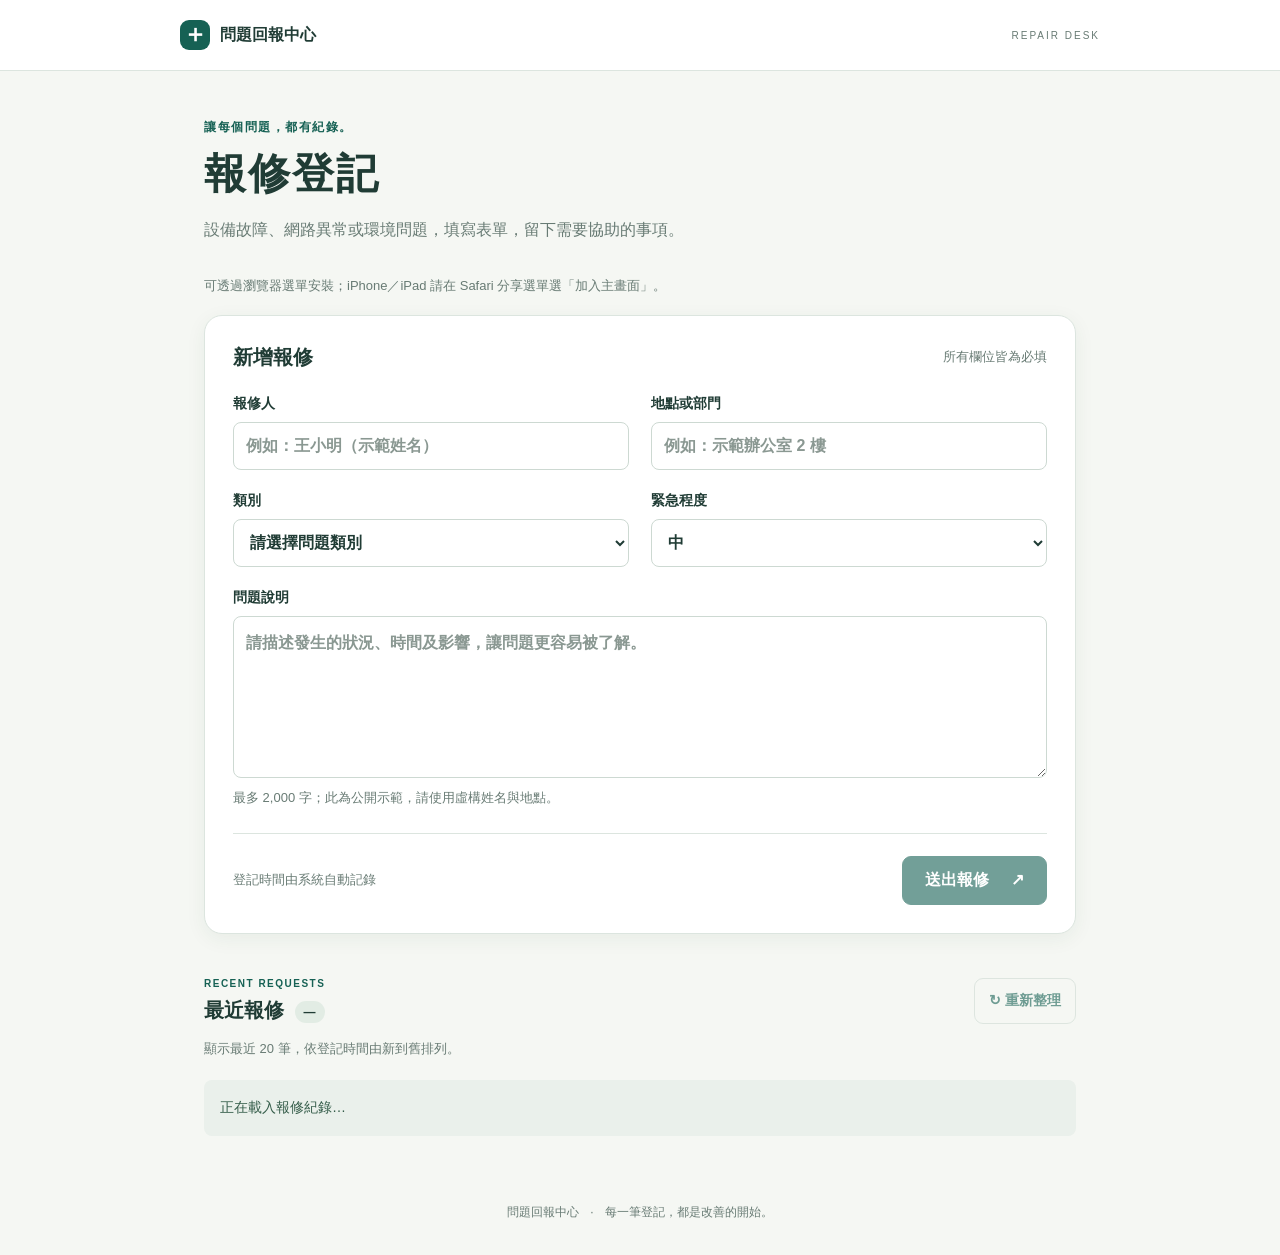
<file: index.html>
<!doctype html>
<html lang="zh-Hant">
<head>
  <meta charset="utf-8">
  <meta name="viewport" content="width=device-width, initial-scale=1">
  <meta name="theme-color" content="#166154">
  <link rel="manifest" href="./manifest.webmanifest">
  <link rel="icon" type="image/png" href="./icons/icon-192.png">
  <link rel="apple-touch-icon" href="./icons/icon-180.png">
  <meta name="apple-mobile-web-app-capable" content="yes">
  <meta name="apple-mobile-web-app-title" content="報修登記">
  <title>報修登記｜問題回報中心</title>
  <link rel="stylesheet" href="./style.css">
  <script defer src="./vendor/supabase-2.119.0.js"></script>
  <script defer src="./config.js"></script>
  <script defer src="./app.js"></script>
  <script defer src="./pwa.js"></script>
</head>
<body>
  <header class="site-header"><div class="brand"><span class="brand-icon" aria-hidden="true">＋</span> 問題回報中心<span class="brand-note">REPAIR DESK</span></div></header>
  <main>
    <section class="intro" aria-labelledby="page-title">
      <p class="eyebrow">讓每個問題，都有紀錄。</p>
      <h1 id="page-title">報修登記</h1>
      <p>設備故障、網路異常或環境問題，<br class="mobile-break">填寫表單，留下需要協助的事項。</p>
    </section>
    <div class="app-tools"><button id="install-button" class="secondary" type="button" hidden>安裝報修系統</button><p id="install-help" class="muted">可透過瀏覽器選單安裝；iPhone／iPad 請在 Safari 分享選單選「加入主畫面」。</p></div>
    <p id="connection-message" class="message" role="status" aria-live="polite" hidden></p>
    <section class="panel" aria-labelledby="form-title">
      <div class="section-heading"><h2 id="form-title">新增報修</h2><span class="muted">所有欄位皆為必填</span></div>
      <form id="repair-form">
        <fieldset id="form-fields">
          <div class="form-grid">
            <label for="reporter-name">報修人<input id="reporter-name" name="reporter_name" required maxlength="100" autocomplete="name" placeholder="例如：王小明（示範姓名）"></label>
            <label for="location">地點或部門<input id="location" name="location" required maxlength="200" placeholder="例如：示範辦公室 2 樓"></label>
            <label for="category">類別<select id="category" name="category" required><option value="" disabled selected>請選擇問題類別</option><option>設備</option><option>網路</option><option>環境</option><option>其他</option></select></label>
            <label for="urgency">緊急程度<select id="urgency" name="urgency" required><option>低</option><option selected>中</option><option>高</option></select></label>
            <label class="full-width" for="description">問題說明<textarea id="description" name="description" required maxlength="2000" rows="5" placeholder="請描述發生的狀況、時間及影響，讓問題更容易被了解。"></textarea><span class="field-hint">最多 2,000 字；此為公開示範，請使用虛構姓名與地點。</span></label>
          </div>
          <div class="form-footer"><span class="muted">登記時間由系統自動記錄</span><button id="submit-button" type="submit">送出報修 <span aria-hidden="true">↗</span></button></div>
        </fieldset>
      </form>
      <p id="form-message" class="message" role="status" aria-live="polite" hidden></p>
    </section>
    <section class="requests-section" aria-labelledby="list-title">
      <div class="section-heading list-heading"><div><p class="eyebrow">RECENT REQUESTS</p><h2 id="list-title">最近報修 <span class="count" id="request-count">—</span></h2></div><button id="refresh-button" class="secondary" type="button">↻ 重新整理</button></div>
      <p class="list-caption">顯示最近 20 筆，依登記時間由新到舊排列。</p>
      <p id="list-message" class="message" role="status" aria-live="polite">正在載入報修紀錄…</p>
      <div id="request-list" class="request-list" aria-busy="true"></div>
    </section>
  </main>
  <footer class="site-footer">問題回報中心 <span aria-hidden="true">·</span> 每一筆登記，都是改善的開始。</footer>
</body>
</html>
</file>
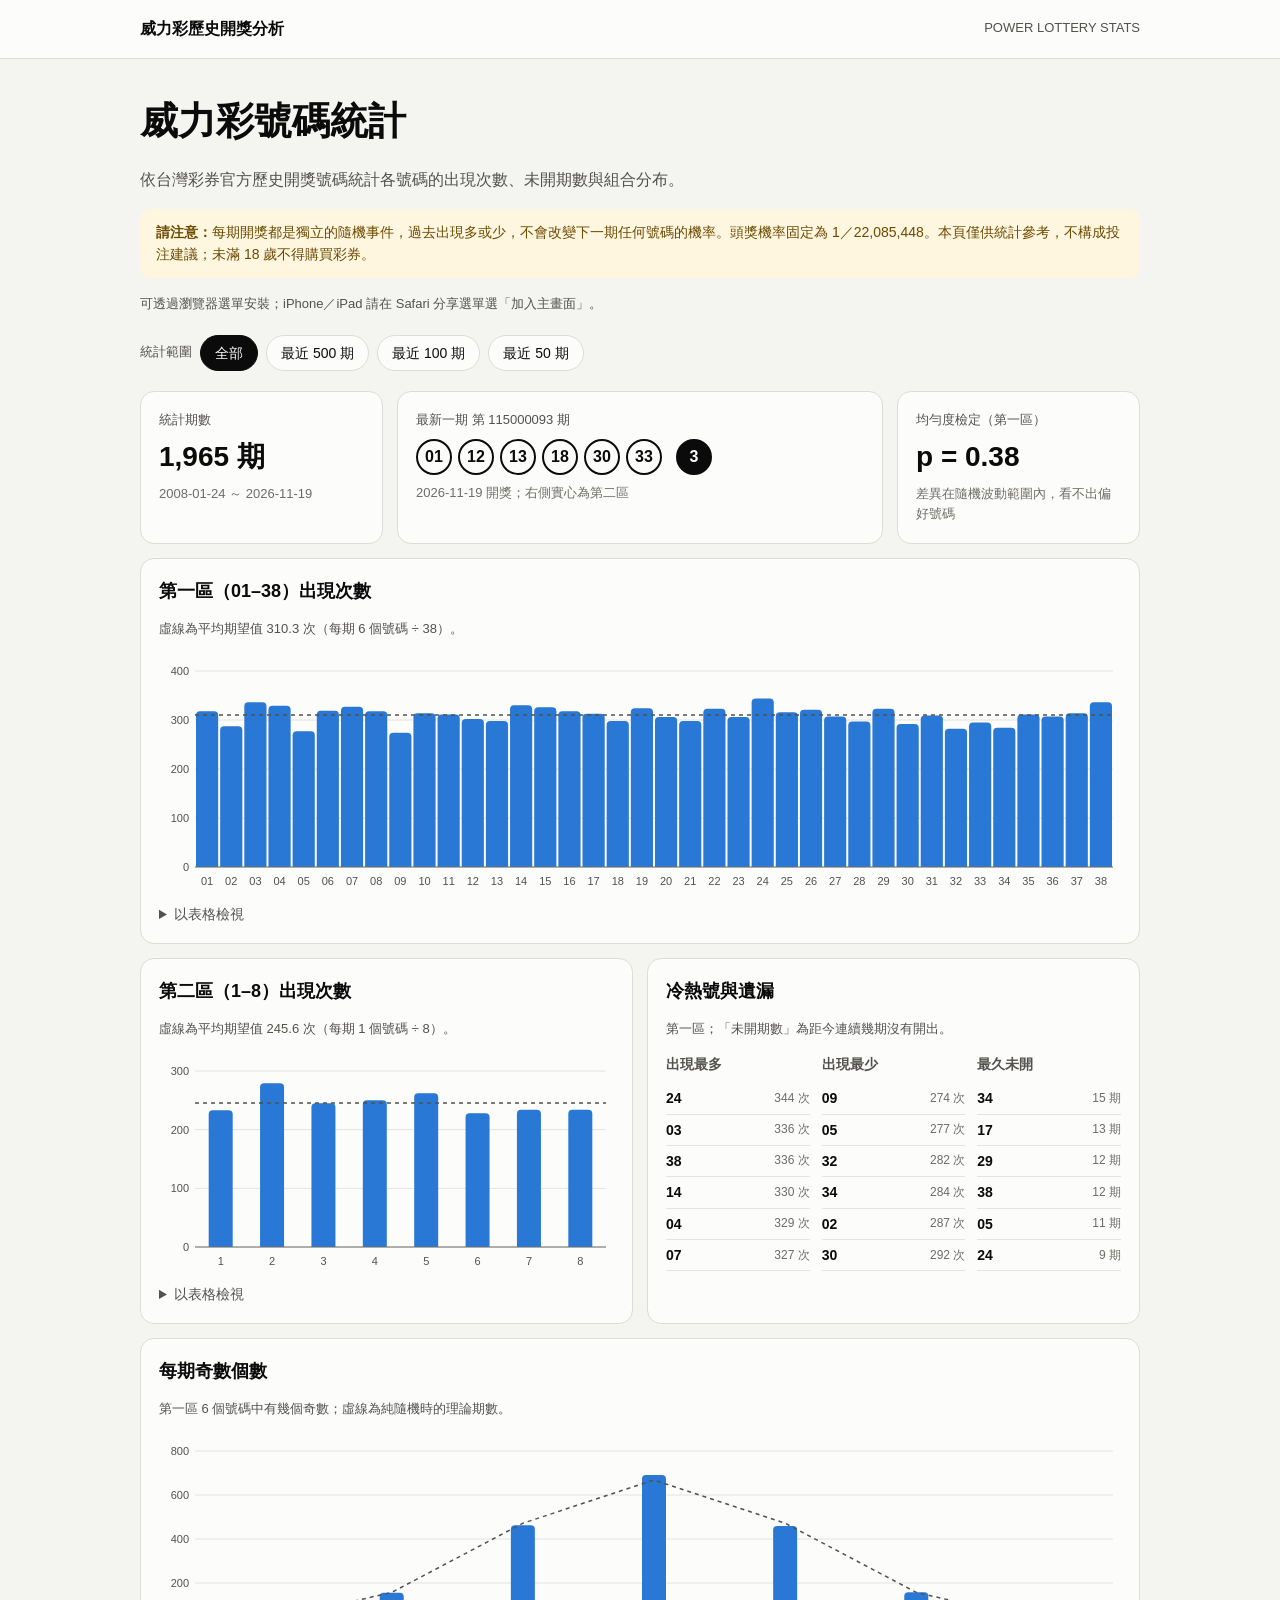
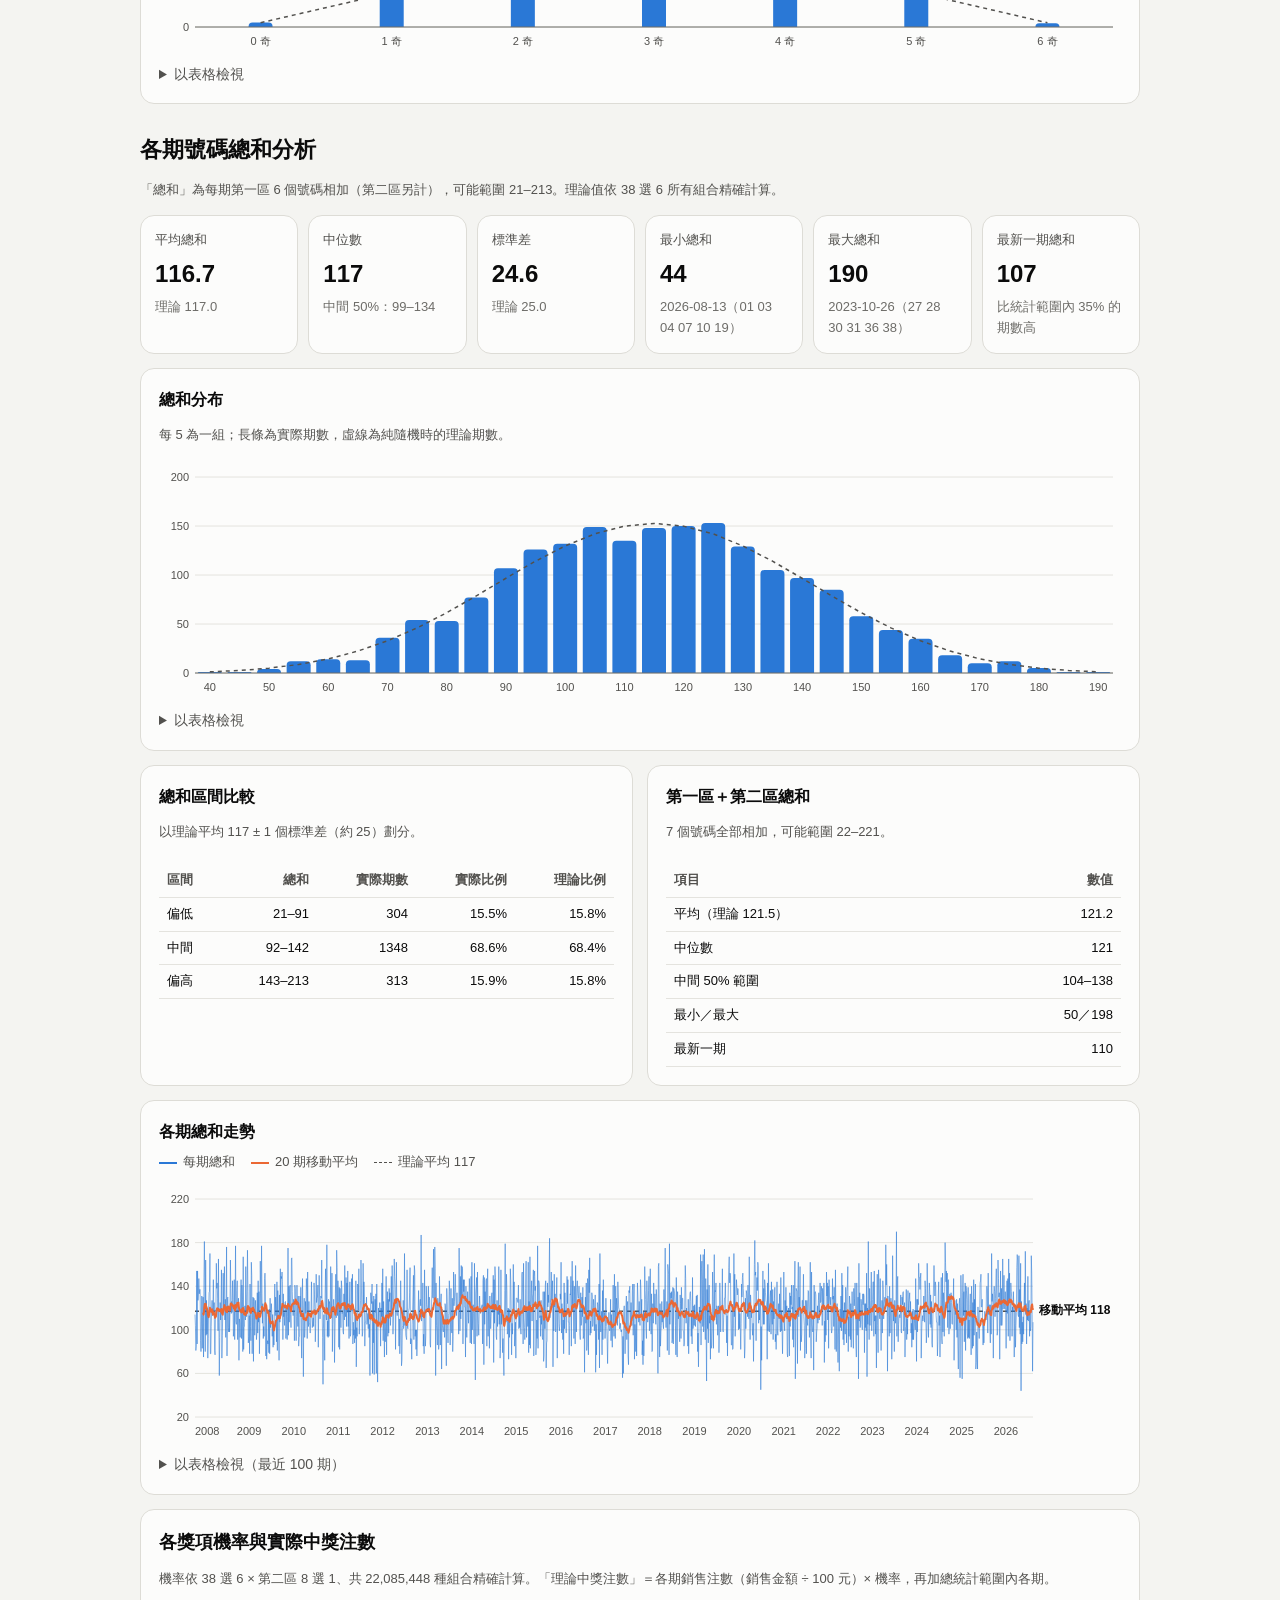
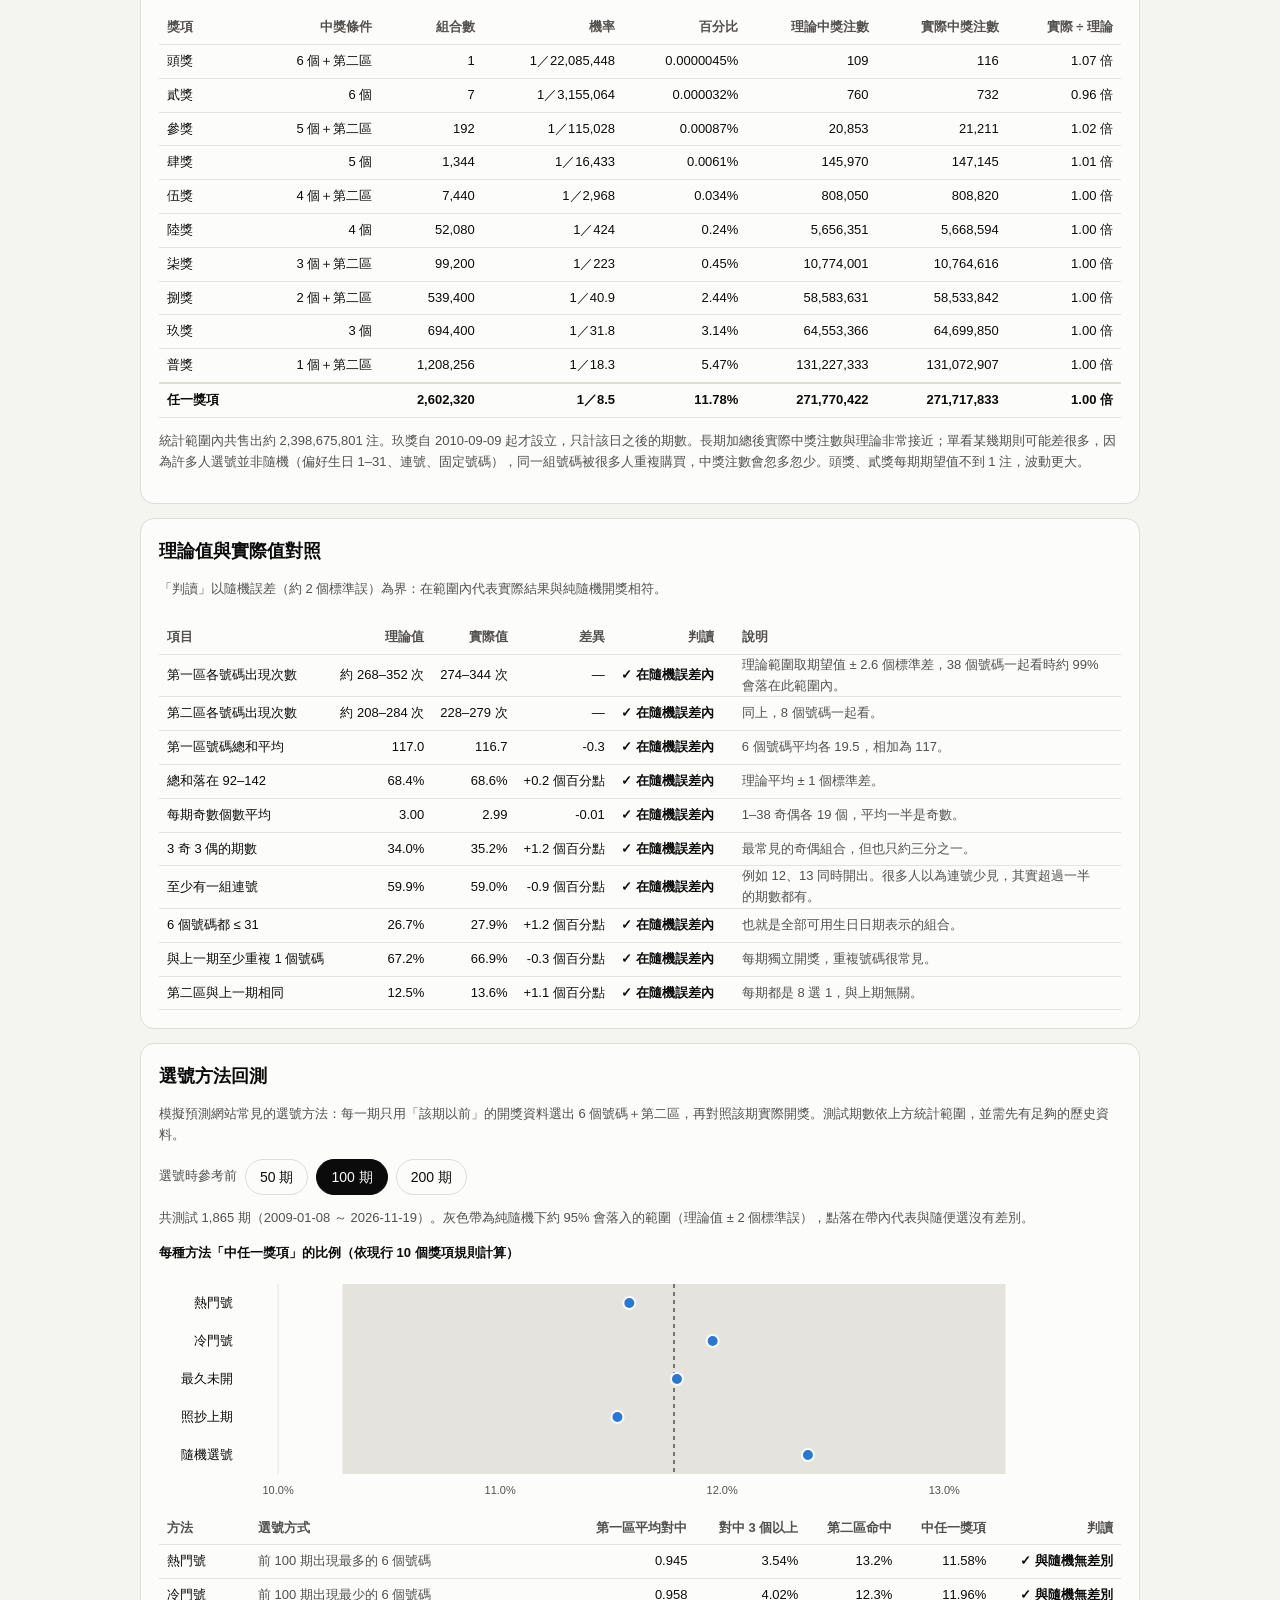
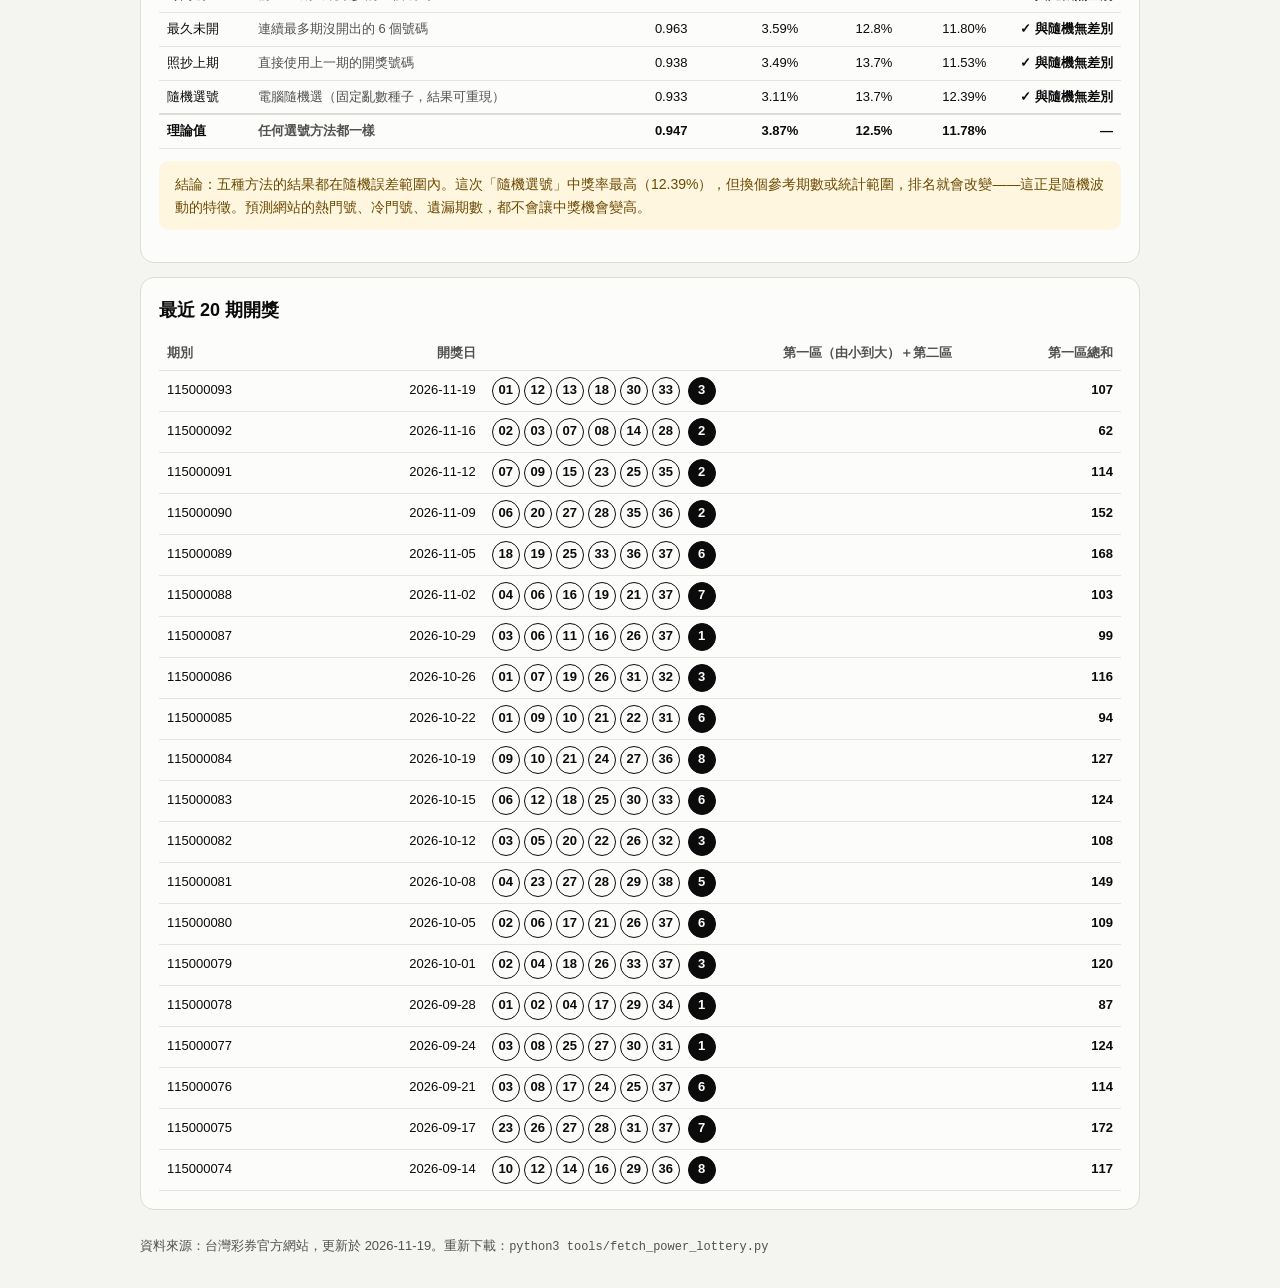
<file: lottery/index.html>
<!doctype html>
<html lang="zh-Hant">
<head>
  <meta charset="utf-8">
  <meta name="viewport" content="width=device-width, initial-scale=1">
  <meta name="theme-color" content="#2a78d6">
  <link rel="manifest" href="./manifest.webmanifest">
  <link rel="icon" type="image/png" href="./icons/icon-192.png">
  <link rel="apple-touch-icon" href="./icons/icon-180.png">
  <meta name="apple-mobile-web-app-capable" content="yes">
  <meta name="apple-mobile-web-app-title" content="威力彩分析">
  <title>威力彩歷史開獎分析</title>
  <link rel="stylesheet" href="./lottery.css">
  <script defer src="./lottery.js"></script>
  <script defer src="./pwa.js"></script>
</head>
<body class="viz-root">
  <header class="top">
    <div class="wrap top-inner"><strong>威力彩歷史開獎分析</strong><span class="muted small">POWER LOTTERY STATS</span></div>
  </header>
  <main class="wrap">
    <section class="intro">
      <h1>威力彩號碼統計</h1>
      <p class="muted">依台灣彩券官方歷史開獎號碼統計各號碼的出現次數、未開期數與組合分布。</p>
      <p class="notice"><strong>請注意：</strong>每期開獎都是獨立的隨機事件，過去出現多或少，不會改變下一期任何號碼的機率。頭獎機率固定為 1／22,085,448。本頁僅供統計參考，不構成投注建議；未滿 18 歲不得購買彩券。</p>
    </section>

    <div class="app-tools"><button id="install-button" type="button" hidden>安裝威力彩分析</button><p id="install-help" class="muted small">可透過瀏覽器選單安裝；iPhone／iPad 請在 Safari 分享選單選「加入主畫面」。</p></div>
    <p id="offline-note" class="status offline" role="status" hidden></p>

    <p id="status" class="status" role="status">正在載入開獎資料…</p>

    <div id="content" hidden>
      <div class="filters" role="group" aria-label="統計範圍">
        <span class="muted small">統計範圍</span>
        <button type="button" data-range="all" aria-pressed="true">全部</button>
        <button type="button" data-range="500" aria-pressed="false">最近 500 期</button>
        <button type="button" data-range="100" aria-pressed="false">最近 100 期</button>
        <button type="button" data-range="50" aria-pressed="false">最近 50 期</button>
      </div>

      <section class="tiles" aria-label="摘要">
        <div class="tile"><span class="tile-label">統計期數</span><span class="tile-value" id="tile-count">—</span><span class="tile-sub" id="tile-range"></span></div>
        <div class="tile tile-wide"><span class="tile-label">最新一期 <span id="latest-period"></span></span><span class="balls" id="latest-balls"></span><span class="tile-sub" id="latest-date"></span></div>
        <div class="tile"><span class="tile-label">均勻度檢定（第一區）</span><span class="tile-value" id="tile-chi">—</span><span class="tile-sub" id="tile-chi-sub"></span></div>
      </section>

      <section class="card">
        <h2>第一區（01–38）出現次數</h2>
        <p class="muted small" id="first-caption"></p>
        <div class="chart" id="chart-first"></div>
        <details><summary>以表格檢視</summary><div class="table-wrap" id="table-first"></div></details>
      </section>

      <div class="two-col">
        <section class="card">
          <h2>第二區（1–8）出現次數</h2>
          <p class="muted small" id="second-caption"></p>
          <div class="chart" id="chart-second"></div>
          <details><summary>以表格檢視</summary><div class="table-wrap" id="table-second"></div></details>
        </section>
        <section class="card">
          <h2>冷熱號與遺漏</h2>
          <p class="muted small">第一區；「未開期數」為距今連續幾期沒有開出。</p>
          <div class="hotcold">
            <div><h3>出現最多</h3><ol id="hot-list"></ol></div>
            <div><h3>出現最少</h3><ol id="cold-list"></ol></div>
            <div><h3>最久未開</h3><ol id="gap-list"></ol></div>
          </div>
        </section>
      </div>

      <section class="card">
        <h2>每期奇數個數</h2>
        <p class="muted small">第一區 6 個號碼中有幾個奇數；虛線為純隨機時的理論期數。</p>
        <div class="chart" id="chart-odd"></div>
        <details><summary>以表格檢視</summary><div class="table-wrap" id="table-odd"></div></details>
      </section>

      <section class="sum-section" aria-labelledby="sum-title">
        <h2 id="sum-title" class="section-title">各期號碼總和分析</h2>
        <p class="muted small">「總和」為每期第一區 6 個號碼相加（第二區另計），可能範圍 21–213。理論值依 38 選 6 所有組合精確計算。</p>

        <div class="sum-tiles" id="sum-tiles"></div>

        <section class="card">
          <h3 class="card-title">總和分布</h3>
          <p class="muted small">每 5 為一組；長條為實際期數，虛線為純隨機時的理論期數。</p>
          <div class="chart" id="chart-sum"></div>
          <details><summary>以表格檢視</summary><div class="table-wrap" id="table-sum"></div></details>
        </section>

        <div class="two-col">
          <section class="card">
            <h3 class="card-title">總和區間比較</h3>
            <p class="muted small">以理論平均 117 ± 1 個標準差（約 25）劃分。</p>
            <div class="table-wrap" id="sum-bands"></div>
          </section>
          <section class="card">
            <h3 class="card-title">第一區＋第二區總和</h3>
            <p class="muted small">7 個號碼全部相加，可能範圍 22–221。</p>
            <div class="table-wrap" id="sum-all"></div>
          </section>
        </div>

        <section class="card">
          <h3 class="card-title">各期總和走勢</h3>
          <div class="legend" id="trend-legend"></div>
          <div class="chart" id="chart-trend" tabindex="0" aria-label="各期總和走勢圖，可用左右方向鍵逐期查看"></div>
          <details><summary>以表格檢視（最近 100 期）</summary><div class="table-wrap" id="table-trend"></div></details>
        </section>
      </section>

      <section class="card" aria-labelledby="prize-title">
        <h2 id="prize-title">各獎項機率與實際中獎注數</h2>
        <p class="muted small">機率依 38 選 6 × 第二區 8 選 1、共 22,085,448 種組合精確計算。「理論中獎注數」＝各期銷售注數（銷售金額 ÷ 100 元）× 機率，再加總統計範圍內各期。</p>
        <p class="scroll-hint muted small">表格可左右滑動查看全部欄位 →</p>
        <div class="table-wrap" id="prize-table"></div>
        <p class="muted small" id="prize-note"></p>
      </section>

      <section class="card" aria-labelledby="compare-title">
        <h2 id="compare-title">理論值與實際值對照</h2>
        <p class="muted small">「判讀」以隨機誤差（約 2 個標準誤）為界：在範圍內代表實際結果與純隨機開獎相符。</p>
        <p class="scroll-hint muted small">表格可左右滑動查看全部欄位 →</p>
        <div class="table-wrap" id="compare-table"></div>
      </section>

      <section class="card" aria-labelledby="backtest-title">
        <h2 id="backtest-title">選號方法回測</h2>
        <p class="muted small">模擬預測網站常見的選號方法：每一期只用「該期以前」的開獎資料選出 6 個號碼＋第二區，再對照該期實際開獎。測試期數依上方統計範圍，並需先有足夠的歷史資料。</p>
        <div class="filters inline" role="group" aria-label="參考期數">
          <span class="muted small">選號時參考前</span>
          <button type="button" data-window="50" aria-pressed="false">50 期</button>
          <button type="button" data-window="100" aria-pressed="true">100 期</button>
          <button type="button" data-window="200" aria-pressed="false">200 期</button>
        </div>
        <p class="muted small" id="backtest-caption"></p>
        <p class="small chart-title">每種方法「中任一獎項」的比例（依現行 10 個獎項規則計算）</p>
        <div class="chart" id="chart-backtest"></div>
        <p class="scroll-hint muted small">表格可左右滑動查看全部欄位 →</p>
        <div class="table-wrap" id="backtest-table"></div>
        <p class="notice small" id="backtest-summary"></p>
      </section>

      <section class="card">
        <h2>最近 20 期開獎</h2>
        <div class="table-wrap" id="recent"></div>
      </section>
    </div>
    <div id="tooltip" class="tooltip" role="tooltip" hidden></div>
  </main>
  <footer class="wrap foot muted small">資料來源：<span id="source">台灣彩券官方網站</span>，更新於 <span id="updated">—</span>。重新下載：<code>python3 tools/fetch_power_lottery.py</code></footer>
</body>
</html>
</file>
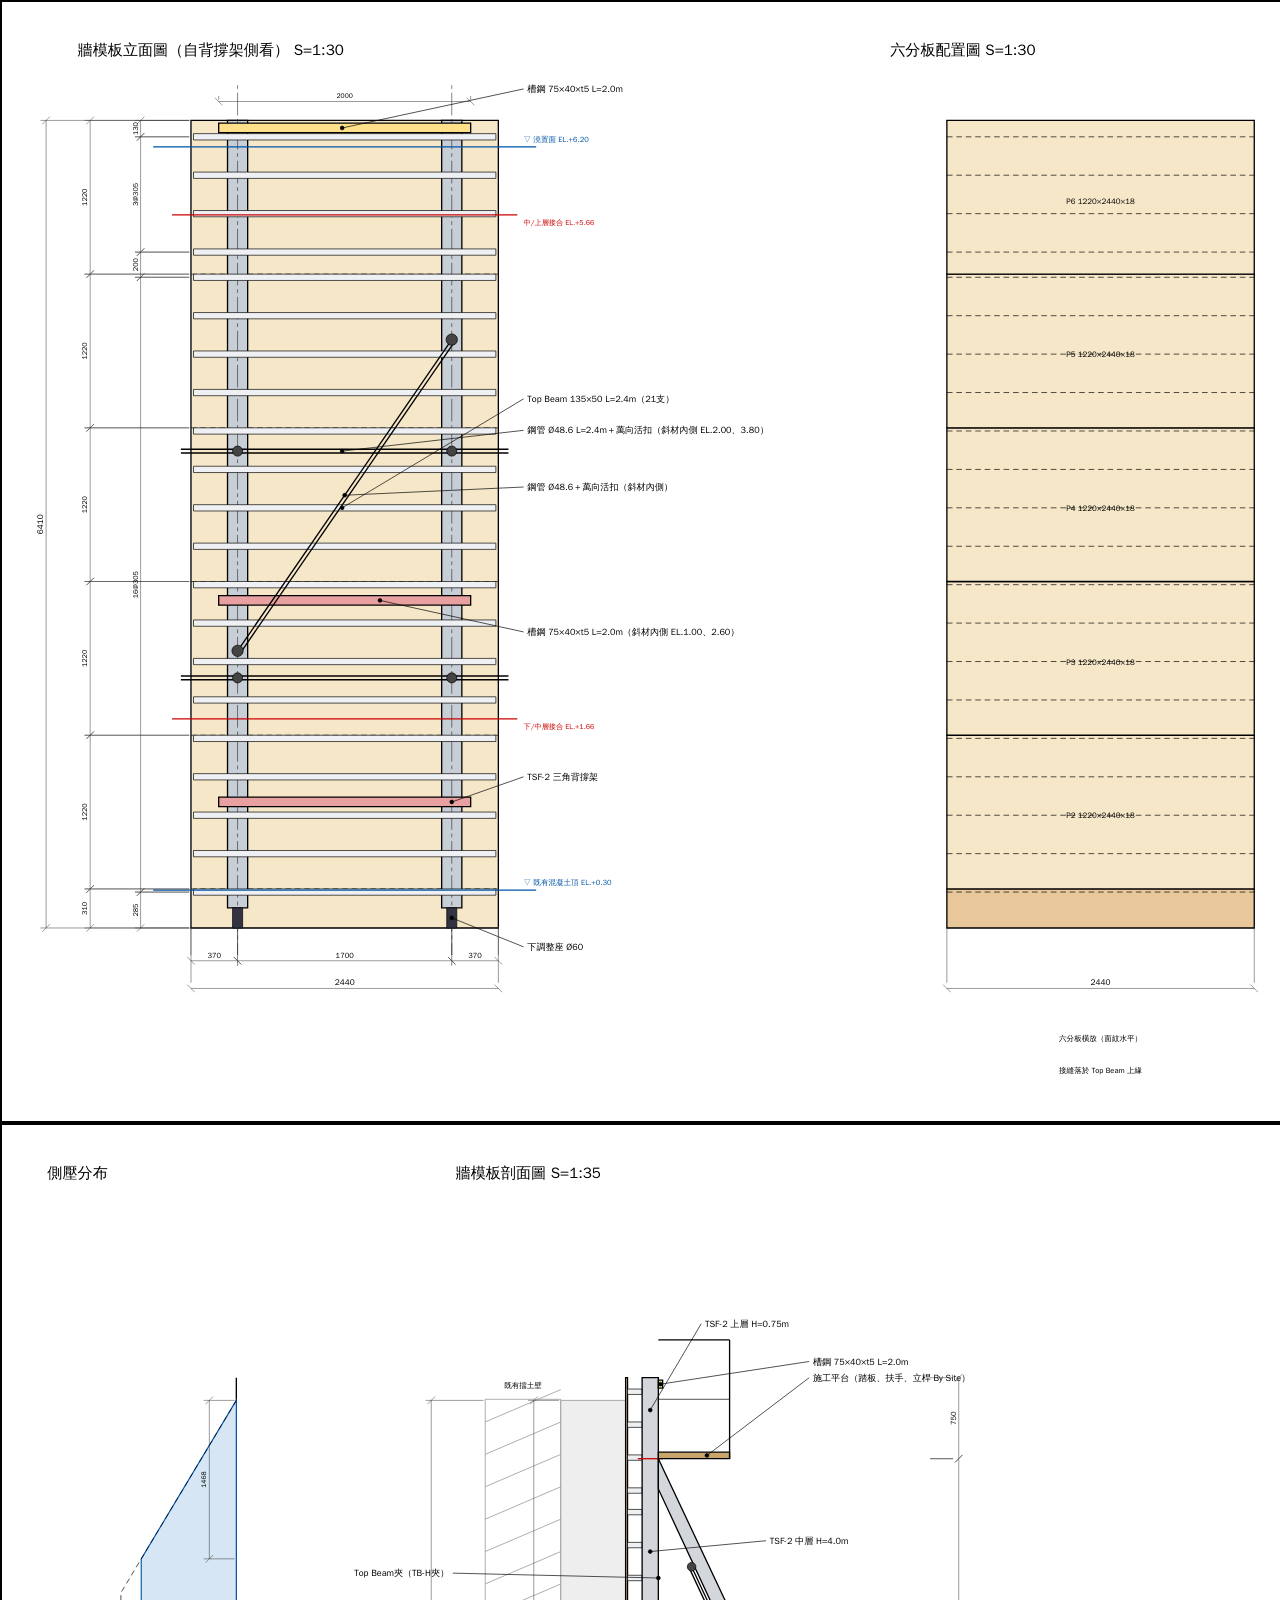
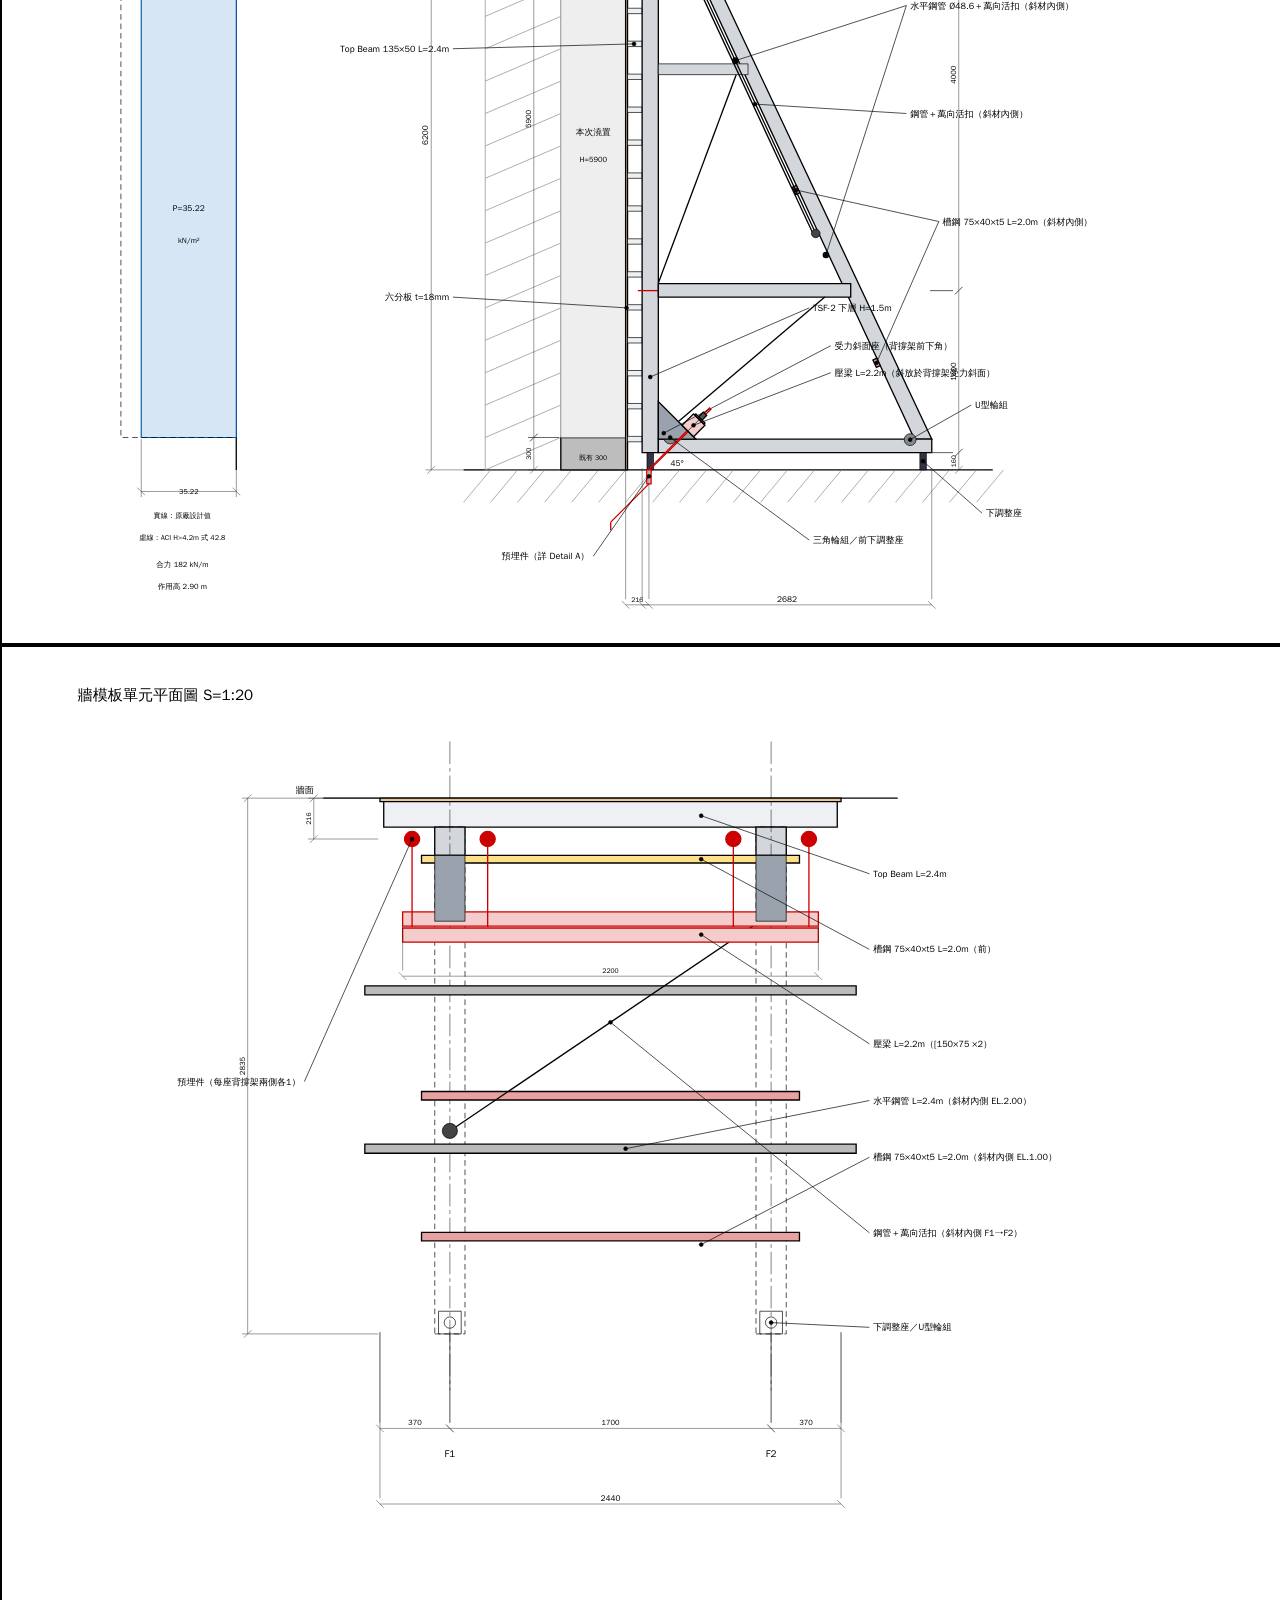
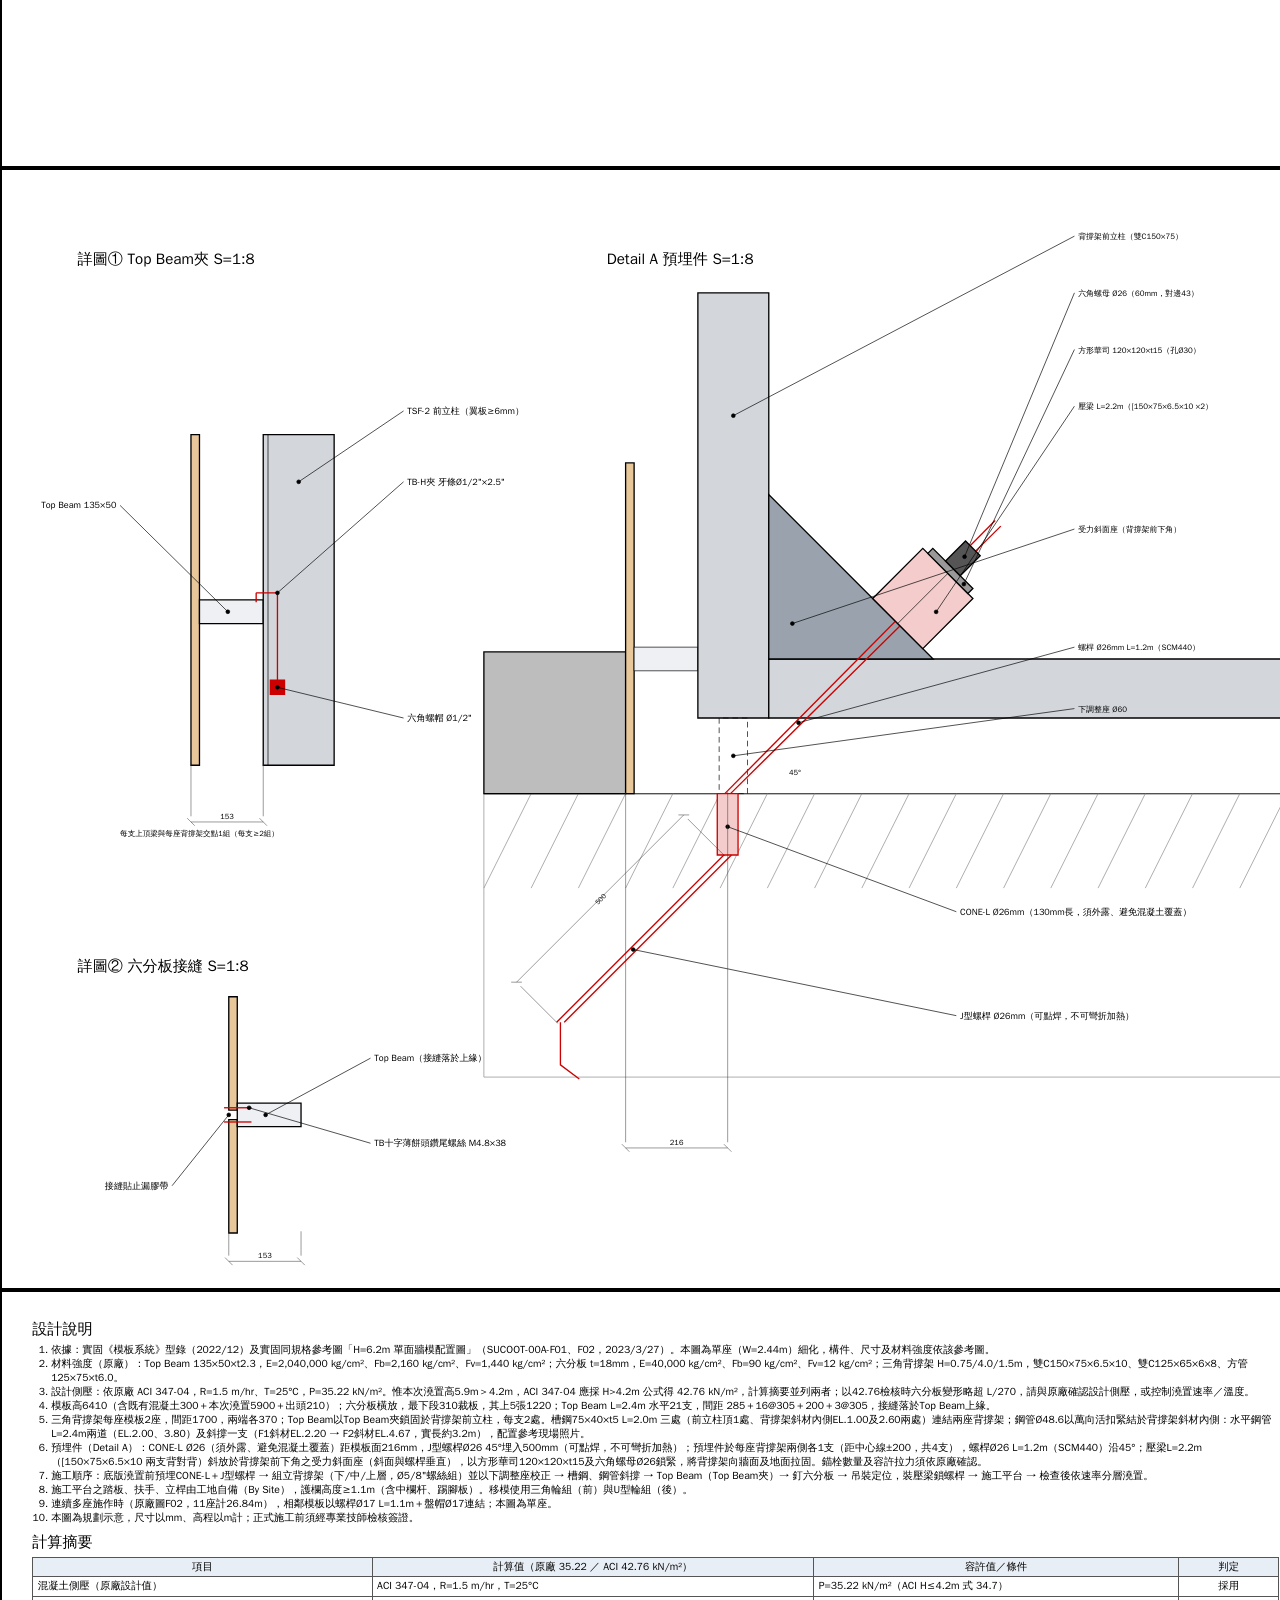
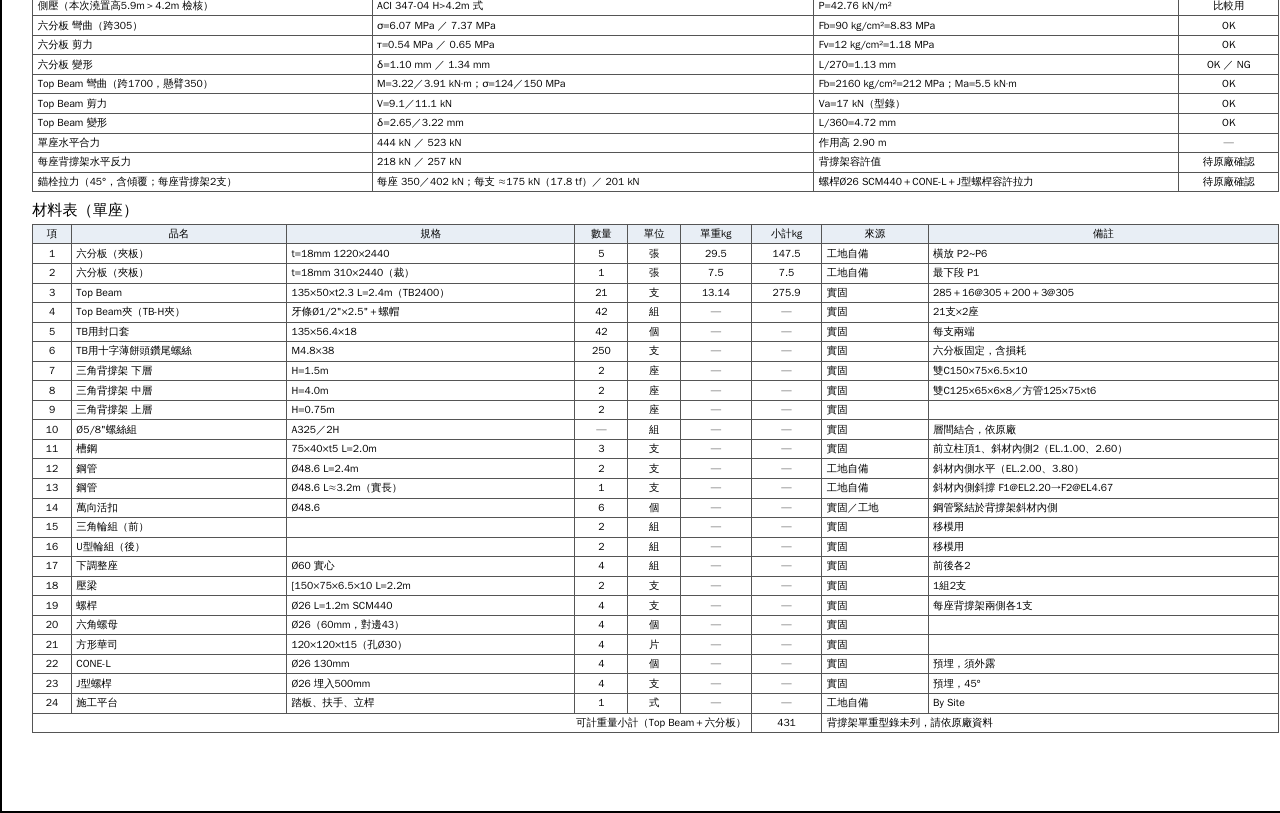
<file: 單面牆模圖說/單面牆模_H620xW244_圖說.html>
<!doctype html><html><head><meta charset=utf-8><title>單面牆模 H620×W244 圖說</title><style>@page{size:A3 landscape;margin:0}body{margin:0;font-family:"WenQuanYi Zen Hei";}
.pg{width:420mm;height:297mm;position:relative;page-break-after:always;overflow:hidden;box-sizing:border-box;border:0.6mm solid #000}
.pg>svg{position:absolute;left:0;top:0}
.tb{position:absolute;right:4mm;top:4mm;bottom:4mm;width:68mm;border:0.4mm solid #000;padding:3mm;box-sizing:border-box;font-size:3.2mm}
.co{font-size:5mm;font-weight:bold;margin-bottom:1mm}.sm{font-size:2.8mm;margin-bottom:3mm}
.tbt{width:100%;border-collapse:collapse}.tbt th,.tbt td{border:0.2mm solid #000;padding:1.2mm;font-size:2.9mm;text-align:left}.tbt th{width:17mm;background:#f2f2f2}
.no{font-size:6mm;font-weight:bold}.lst{margin-top:4mm;font-size:2.8mm;line-height:1.6}.warn{position:absolute;bottom:3mm;left:3mm;right:3mm;color:#c00;font-size:2.8mm;border:0.3mm solid #c00;padding:1.5mm}
.txt{position:absolute;left:8mm;top:5mm;width:330mm;font-size:2.75mm;line-height:1.35}
.txt h2{font-size:4mm;margin:2mm 0 1mm}.txt ol{margin:0;padding-left:5mm}
.t{border-collapse:collapse;width:100%}.t th,.t td{border:0.2mm solid #555;padding:0.6mm 1.2mm;text-align:center}.t th{background:#e8eef5}.l{text-align:left!important}.r{text-align:right!important}</style></head><body><section class=pg><svg viewBox="0 0 345 297" width="345mm" height="297mm" font-family="WenQuanYi Zen Hei"><text x="20" y="14" font-size="4" font-weight="bold">牆模板立面圖（自背撐架側看）  S=1:30</text><text x="235" y="14" font-size="4" font-weight="bold">六分板配置圖  S=1:30</text><polygon points="50.00,245.00 131.33,245.00 131.33,31.33 50.00,31.33" stroke="#000" stroke-width="0.35" stroke-dasharray="" fill="#f6e7c8"/>
<line x1="50.00" y1="234.67" x2="131.33" y2="234.67" stroke="#000" stroke-width="0.18" stroke-dasharray="1.5,1"/>
<line x1="50.00" y1="194.00" x2="131.33" y2="194.00" stroke="#000" stroke-width="0.18" stroke-dasharray="1.5,1"/>
<line x1="50.00" y1="153.33" x2="131.33" y2="153.33" stroke="#000" stroke-width="0.18" stroke-dasharray="1.5,1"/>
<line x1="50.00" y1="112.67" x2="131.33" y2="112.67" stroke="#000" stroke-width="0.18" stroke-dasharray="1.5,1"/>
<line x1="50.00" y1="72.00" x2="131.33" y2="72.00" stroke="#000" stroke-width="0.18" stroke-dasharray="1.5,1"/>
<polygon points="59.67,239.67 65.00,239.67 65.00,31.33 59.67,31.33" stroke="#000" stroke-width="0.35" stroke-dasharray="" fill="#c8ced6"/>
<line x1="62.33" y1="255.00" x2="62.33" y2="21.33" stroke="#000" stroke-width="0.13" stroke-dasharray="6,1,1,1"/>
<polygon points="61.00,245.00 63.67,245.00 63.67,239.67 61.00,239.67" stroke="#000" stroke-width="0.18" stroke-dasharray="" fill="#334"/>
<polygon points="116.33,239.67 121.67,239.67 121.67,31.33 116.33,31.33" stroke="#000" stroke-width="0.35" stroke-dasharray="" fill="#c8ced6"/>
<line x1="119.00" y1="255.00" x2="119.00" y2="21.33" stroke="#000" stroke-width="0.13" stroke-dasharray="6,1,1,1"/>
<polygon points="117.67,245.00 120.33,245.00 120.33,239.67 117.67,239.67" stroke="#000" stroke-width="0.18" stroke-dasharray="" fill="#334"/>
<polygon points="50.67,236.33 130.67,236.33 130.67,234.67 50.67,234.67" stroke="#000" stroke-width="0.18" stroke-dasharray="" fill="#eef0f3"/>
<polygon points="50.67,226.17 130.67,226.17 130.67,224.50 50.67,224.50" stroke="#000" stroke-width="0.18" stroke-dasharray="" fill="#eef0f3"/>
<polygon points="50.67,216.00 130.67,216.00 130.67,214.33 50.67,214.33" stroke="#000" stroke-width="0.18" stroke-dasharray="" fill="#eef0f3"/>
<polygon points="50.67,205.83 130.67,205.83 130.67,204.17 50.67,204.17" stroke="#000" stroke-width="0.18" stroke-dasharray="" fill="#eef0f3"/>
<polygon points="50.67,195.67 130.67,195.67 130.67,194.00 50.67,194.00" stroke="#000" stroke-width="0.18" stroke-dasharray="" fill="#eef0f3"/>
<polygon points="50.67,185.50 130.67,185.50 130.67,183.83 50.67,183.83" stroke="#000" stroke-width="0.18" stroke-dasharray="" fill="#eef0f3"/>
<polygon points="50.67,175.33 130.67,175.33 130.67,173.67 50.67,173.67" stroke="#000" stroke-width="0.18" stroke-dasharray="" fill="#eef0f3"/>
<polygon points="50.67,165.17 130.67,165.17 130.67,163.50 50.67,163.50" stroke="#000" stroke-width="0.18" stroke-dasharray="" fill="#eef0f3"/>
<polygon points="50.67,155.00 130.67,155.00 130.67,153.33 50.67,153.33" stroke="#000" stroke-width="0.18" stroke-dasharray="" fill="#eef0f3"/>
<polygon points="50.67,144.83 130.67,144.83 130.67,143.17 50.67,143.17" stroke="#000" stroke-width="0.18" stroke-dasharray="" fill="#eef0f3"/>
<polygon points="50.67,134.67 130.67,134.67 130.67,133.00 50.67,133.00" stroke="#000" stroke-width="0.18" stroke-dasharray="" fill="#eef0f3"/>
<polygon points="50.67,124.50 130.67,124.50 130.67,122.83 50.67,122.83" stroke="#000" stroke-width="0.18" stroke-dasharray="" fill="#eef0f3"/>
<polygon points="50.67,114.33 130.67,114.33 130.67,112.67 50.67,112.67" stroke="#000" stroke-width="0.18" stroke-dasharray="" fill="#eef0f3"/>
<polygon points="50.67,104.17 130.67,104.17 130.67,102.50 50.67,102.50" stroke="#000" stroke-width="0.18" stroke-dasharray="" fill="#eef0f3"/>
<polygon points="50.67,94.00 130.67,94.00 130.67,92.33 50.67,92.33" stroke="#000" stroke-width="0.18" stroke-dasharray="" fill="#eef0f3"/>
<polygon points="50.67,83.83 130.67,83.83 130.67,82.17 50.67,82.17" stroke="#000" stroke-width="0.18" stroke-dasharray="" fill="#eef0f3"/>
<polygon points="50.67,73.67 130.67,73.67 130.67,72.00 50.67,72.00" stroke="#000" stroke-width="0.18" stroke-dasharray="" fill="#eef0f3"/>
<polygon points="50.67,67.00 130.67,67.00 130.67,65.33 50.67,65.33" stroke="#000" stroke-width="0.18" stroke-dasharray="" fill="#eef0f3"/>
<polygon points="50.67,56.83 130.67,56.83 130.67,55.17 50.67,55.17" stroke="#000" stroke-width="0.18" stroke-dasharray="" fill="#eef0f3"/>
<polygon points="50.67,46.67 130.67,46.67 130.67,45.00 50.67,45.00" stroke="#000" stroke-width="0.18" stroke-dasharray="" fill="#eef0f3"/>
<polygon points="50.67,36.50 130.67,36.50 130.67,34.83 50.67,34.83" stroke="#000" stroke-width="0.18" stroke-dasharray="" fill="#eef0f3"/>
<polygon points="57.33,34.57 124.00,34.57 124.00,32.07 57.33,32.07" stroke="#000" stroke-width="0.35" stroke-dasharray="" fill="#ffe08a"/>
<polygon points="57.33,212.90 124.00,212.90 124.00,210.40 57.33,210.40" stroke="#000" stroke-width="0.35" stroke-dasharray="" fill="#e8a0a0"/>
<polygon points="57.33,159.57 124.00,159.57 124.00,157.07 57.33,157.07" stroke="#000" stroke-width="0.35" stroke-dasharray="" fill="#e8a0a0"/>
<line x1="47.33" y1="178.33" x2="134.00" y2="178.33" stroke="#000" stroke-width="0.35" stroke-dasharray=""/>
<line x1="47.33" y1="179.33" x2="134.00" y2="179.33" stroke="#000" stroke-width="0.35" stroke-dasharray=""/>
<circle cx="62.33" cy="178.83" r="1.33" stroke="#000" stroke-width="0.18" fill="#444"/>
<circle cx="119.00" cy="178.83" r="1.33" stroke="#000" stroke-width="0.18" fill="#444"/>
<line x1="47.33" y1="118.33" x2="134.00" y2="118.33" stroke="#000" stroke-width="0.35" stroke-dasharray=""/>
<line x1="47.33" y1="119.33" x2="134.00" y2="119.33" stroke="#000" stroke-width="0.35" stroke-dasharray=""/>
<circle cx="62.33" cy="118.83" r="1.33" stroke="#000" stroke-width="0.18" fill="#444"/>
<circle cx="119.00" cy="118.83" r="1.33" stroke="#000" stroke-width="0.18" fill="#444"/>
<line x1="62.33" y1="171.67" x2="119.00" y2="89.33" stroke="#000" stroke-width="0.35" stroke-dasharray=""/>
<line x1="63.00" y1="172.33" x2="119.67" y2="90.00" stroke="#000" stroke-width="0.35" stroke-dasharray=""/>
<circle cx="62.33" cy="171.67" r="1.50" stroke="#000" stroke-width="0.18" fill="#444"/>
<circle cx="119.00" cy="89.33" r="1.50" stroke="#000" stroke-width="0.18" fill="#444"/>
<line x1="45.00" y1="189.67" x2="136.33" y2="189.67" stroke="#c00" stroke-width="0.35" stroke-dasharray=""/>
<line x1="45.00" y1="56.33" x2="136.33" y2="56.33" stroke="#c00" stroke-width="0.35" stroke-dasharray=""/>
<line x1="40.00" y1="38.33" x2="141.33" y2="38.33" stroke="#0055aa" stroke-width="0.3" stroke-dasharray=""/>
<text x="138.00" y="37.00" font-size="2.0" text-anchor="start" fill="#0055aa" transform="rotate(0.0 138.00 37.00)">▽ 澆置面 EL.+6.20</text>
<line x1="40.00" y1="235.00" x2="141.33" y2="235.00" stroke="#0055aa" stroke-width="0.3" stroke-dasharray=""/>
<text x="138.00" y="233.67" font-size="2.0" text-anchor="start" fill="#0055aa" transform="rotate(0.0 138.00 233.67)">▽ 既有混凝土頂 EL.+0.30</text>
<line x1="90.00" y1="33.33" x2="138.00" y2="23.00" stroke="#000" stroke-width="0.18" stroke-dasharray=""/>
<circle cx="90.00" cy="33.33" r="0.50" stroke="#000" stroke-width="0.18" fill="#000"/>
<text x="139.00" y="23.80" font-size="2.4" text-anchor="start" fill="#000" transform="rotate(0.0 139.00 23.80)">槽鋼 75×40×t5 L=2.0m</text>
<line x1="100.00" y1="158.33" x2="138.00" y2="166.67" stroke="#000" stroke-width="0.18" stroke-dasharray=""/>
<circle cx="100.00" cy="158.33" r="0.50" stroke="#000" stroke-width="0.18" fill="#000"/>
<text x="139.00" y="167.47" font-size="2.4" text-anchor="start" fill="#000" transform="rotate(0.0 139.00 167.47)">槽鋼 75×40×t5 L=2.0m（斜材內側 EL.1.00、2.60）</text>
<line x1="90.00" y1="118.83" x2="138.00" y2="113.33" stroke="#000" stroke-width="0.18" stroke-dasharray=""/>
<circle cx="90.00" cy="118.83" r="0.50" stroke="#000" stroke-width="0.18" fill="#000"/>
<text x="139.00" y="114.13" font-size="2.4" text-anchor="start" fill="#000" transform="rotate(0.0 139.00 114.13)">鋼管 Ø48.6 L=2.4m＋萬向活扣（斜材內側 EL.2.00、3.80）</text>
<line x1="90.67" y1="130.50" x2="138.00" y2="128.33" stroke="#000" stroke-width="0.18" stroke-dasharray=""/>
<circle cx="90.67" cy="130.50" r="0.50" stroke="#000" stroke-width="0.18" fill="#000"/>
<text x="139.00" y="129.13" font-size="2.4" text-anchor="start" fill="#000" transform="rotate(0.0 139.00 129.13)">鋼管 Ø48.6＋萬向活扣（斜材內側）</text>
<line x1="90.00" y1="133.83" x2="138.00" y2="105.00" stroke="#000" stroke-width="0.18" stroke-dasharray=""/>
<circle cx="90.00" cy="133.83" r="0.50" stroke="#000" stroke-width="0.18" fill="#000"/>
<text x="139.00" y="105.80" font-size="2.4" text-anchor="start" fill="#000" transform="rotate(0.0 139.00 105.80)">Top Beam 135×50 L=2.4m（21支）</text>
<line x1="119.00" y1="211.67" x2="138.00" y2="205.00" stroke="#000" stroke-width="0.18" stroke-dasharray=""/>
<circle cx="119.00" cy="211.67" r="0.50" stroke="#000" stroke-width="0.18" fill="#000"/>
<text x="139.00" y="205.80" font-size="2.4" text-anchor="start" fill="#000" transform="rotate(0.0 139.00 205.80)">TSF-2 三角背撐架</text>
<line x1="119.00" y1="242.33" x2="138.00" y2="250.00" stroke="#000" stroke-width="0.18" stroke-dasharray=""/>
<circle cx="119.00" cy="242.33" r="0.50" stroke="#000" stroke-width="0.18" fill="#000"/>
<text x="139.00" y="250.80" font-size="2.4" text-anchor="start" fill="#000" transform="rotate(0.0 139.00 250.80)">下調整座 Ø60</text>
<text x="138.00" y="192.33" font-size="1.9" text-anchor="start" fill="#c00" transform="rotate(0.0 138.00 192.33)">下/中層接合 EL.+1.66</text>
<text x="138.00" y="59.00" font-size="1.9" text-anchor="start" fill="#c00" transform="rotate(0.0 138.00 59.00)">中/上層接合 EL.+5.66</text>
<line x1="50.00" y1="244.55" x2="50.00" y2="259.50" stroke="#333" stroke-width="0.13" stroke-dasharray=""/>
<line x1="131.33" y1="244.55" x2="131.33" y2="259.50" stroke="#333" stroke-width="0.13" stroke-dasharray=""/>
<line x1="50.00" y1="261.00" x2="131.33" y2="261.00" stroke="#333" stroke-width="0.13" stroke-dasharray=""/>
<line x1="49.00" y1="260.00" x2="51.00" y2="262.00" stroke="#333" stroke-width="0.13" stroke-dasharray=""/>
<line x1="130.33" y1="260.00" x2="132.33" y2="262.00" stroke="#333" stroke-width="0.13" stroke-dasharray=""/>
<text x="90.67" y="260.20" font-size="2.2" text-anchor="middle" fill="#000" transform="rotate(-0.0 90.67 260.20)">2440</text>
<line x1="50.00" y1="244.55" x2="50.00" y2="252.17" stroke="#333" stroke-width="0.13" stroke-dasharray=""/>
<line x1="62.33" y1="244.55" x2="62.33" y2="252.17" stroke="#333" stroke-width="0.13" stroke-dasharray=""/>
<line x1="50.00" y1="253.67" x2="62.33" y2="253.67" stroke="#333" stroke-width="0.13" stroke-dasharray=""/>
<line x1="49.00" y1="252.67" x2="51.00" y2="254.67" stroke="#333" stroke-width="0.13" stroke-dasharray=""/>
<line x1="61.33" y1="252.67" x2="63.33" y2="254.67" stroke="#333" stroke-width="0.13" stroke-dasharray=""/>
<text x="56.17" y="252.87" font-size="2" text-anchor="middle" fill="#000" transform="rotate(-0.0 56.17 252.87)">370</text>
<line x1="62.33" y1="244.55" x2="62.33" y2="252.17" stroke="#333" stroke-width="0.13" stroke-dasharray=""/>
<line x1="119.00" y1="244.55" x2="119.00" y2="252.17" stroke="#333" stroke-width="0.13" stroke-dasharray=""/>
<line x1="62.33" y1="253.67" x2="119.00" y2="253.67" stroke="#333" stroke-width="0.13" stroke-dasharray=""/>
<line x1="61.33" y1="252.67" x2="63.33" y2="254.67" stroke="#333" stroke-width="0.13" stroke-dasharray=""/>
<line x1="118.00" y1="252.67" x2="120.00" y2="254.67" stroke="#333" stroke-width="0.13" stroke-dasharray=""/>
<text x="90.67" y="252.87" font-size="2" text-anchor="middle" fill="#000" transform="rotate(-0.0 90.67 252.87)">1700</text>
<line x1="119.00" y1="244.55" x2="119.00" y2="252.17" stroke="#333" stroke-width="0.13" stroke-dasharray=""/>
<line x1="131.33" y1="244.55" x2="131.33" y2="252.17" stroke="#333" stroke-width="0.13" stroke-dasharray=""/>
<line x1="119.00" y1="253.67" x2="131.33" y2="253.67" stroke="#333" stroke-width="0.13" stroke-dasharray=""/>
<line x1="118.00" y1="252.67" x2="120.00" y2="254.67" stroke="#333" stroke-width="0.13" stroke-dasharray=""/>
<line x1="130.33" y1="252.67" x2="132.33" y2="254.67" stroke="#333" stroke-width="0.13" stroke-dasharray=""/>
<text x="125.17" y="252.87" font-size="2" text-anchor="middle" fill="#000" transform="rotate(-0.0 125.17 252.87)">370</text>
<line x1="57.33" y1="25.88" x2="57.33" y2="24.83" stroke="#333" stroke-width="0.13" stroke-dasharray=""/>
<line x1="124.00" y1="25.88" x2="124.00" y2="24.83" stroke="#333" stroke-width="0.13" stroke-dasharray=""/>
<line x1="57.33" y1="26.33" x2="124.00" y2="26.33" stroke="#333" stroke-width="0.13" stroke-dasharray=""/>
<line x1="56.33" y1="25.33" x2="58.33" y2="27.33" stroke="#333" stroke-width="0.13" stroke-dasharray=""/>
<line x1="123.00" y1="25.33" x2="125.00" y2="27.33" stroke="#333" stroke-width="0.13" stroke-dasharray=""/>
<text x="90.67" y="25.53" font-size="1.8" text-anchor="middle" fill="#000" transform="rotate(-0.0 90.67 25.53)">2000</text>
<line x1="49.55" y1="245.00" x2="10.17" y2="245.00" stroke="#333" stroke-width="0.13" stroke-dasharray=""/>
<line x1="49.55" y1="31.33" x2="10.17" y2="31.33" stroke="#333" stroke-width="0.13" stroke-dasharray=""/>
<line x1="11.67" y1="245.00" x2="11.67" y2="31.33" stroke="#333" stroke-width="0.13" stroke-dasharray=""/>
<line x1="10.67" y1="246.00" x2="12.67" y2="244.00" stroke="#333" stroke-width="0.13" stroke-dasharray=""/>
<line x1="10.67" y1="32.33" x2="12.67" y2="30.33" stroke="#333" stroke-width="0.13" stroke-dasharray=""/>
<text x="10.87" y="138.17" font-size="2.2" text-anchor="middle" fill="#000" transform="rotate(-90.0 10.87 138.17)">6410</text>
<line x1="49.55" y1="245.00" x2="21.83" y2="245.00" stroke="#333" stroke-width="0.13" stroke-dasharray=""/>
<line x1="49.55" y1="234.67" x2="21.83" y2="234.67" stroke="#333" stroke-width="0.13" stroke-dasharray=""/>
<line x1="23.33" y1="245.00" x2="23.33" y2="234.67" stroke="#333" stroke-width="0.13" stroke-dasharray=""/>
<line x1="22.33" y1="246.00" x2="24.33" y2="244.00" stroke="#333" stroke-width="0.13" stroke-dasharray=""/>
<line x1="22.33" y1="235.67" x2="24.33" y2="233.67" stroke="#333" stroke-width="0.13" stroke-dasharray=""/>
<text x="22.53" y="239.83" font-size="1.9" text-anchor="middle" fill="#000" transform="rotate(-90.0 22.53 239.83)">310</text>
<line x1="49.55" y1="234.67" x2="21.83" y2="234.67" stroke="#333" stroke-width="0.13" stroke-dasharray=""/>
<line x1="49.55" y1="194.00" x2="21.83" y2="194.00" stroke="#333" stroke-width="0.13" stroke-dasharray=""/>
<line x1="23.33" y1="234.67" x2="23.33" y2="194.00" stroke="#333" stroke-width="0.13" stroke-dasharray=""/>
<line x1="22.33" y1="235.67" x2="24.33" y2="233.67" stroke="#333" stroke-width="0.13" stroke-dasharray=""/>
<line x1="22.33" y1="195.00" x2="24.33" y2="193.00" stroke="#333" stroke-width="0.13" stroke-dasharray=""/>
<text x="22.53" y="214.33" font-size="1.9" text-anchor="middle" fill="#000" transform="rotate(-90.0 22.53 214.33)">1220</text>
<line x1="49.55" y1="194.00" x2="21.83" y2="194.00" stroke="#333" stroke-width="0.13" stroke-dasharray=""/>
<line x1="49.55" y1="153.33" x2="21.83" y2="153.33" stroke="#333" stroke-width="0.13" stroke-dasharray=""/>
<line x1="23.33" y1="194.00" x2="23.33" y2="153.33" stroke="#333" stroke-width="0.13" stroke-dasharray=""/>
<line x1="22.33" y1="195.00" x2="24.33" y2="193.00" stroke="#333" stroke-width="0.13" stroke-dasharray=""/>
<line x1="22.33" y1="154.33" x2="24.33" y2="152.33" stroke="#333" stroke-width="0.13" stroke-dasharray=""/>
<text x="22.53" y="173.67" font-size="1.9" text-anchor="middle" fill="#000" transform="rotate(-90.0 22.53 173.67)">1220</text>
<line x1="49.55" y1="153.33" x2="21.83" y2="153.33" stroke="#333" stroke-width="0.13" stroke-dasharray=""/>
<line x1="49.55" y1="112.67" x2="21.83" y2="112.67" stroke="#333" stroke-width="0.13" stroke-dasharray=""/>
<line x1="23.33" y1="153.33" x2="23.33" y2="112.67" stroke="#333" stroke-width="0.13" stroke-dasharray=""/>
<line x1="22.33" y1="154.33" x2="24.33" y2="152.33" stroke="#333" stroke-width="0.13" stroke-dasharray=""/>
<line x1="22.33" y1="113.67" x2="24.33" y2="111.67" stroke="#333" stroke-width="0.13" stroke-dasharray=""/>
<text x="22.53" y="133.00" font-size="1.9" text-anchor="middle" fill="#000" transform="rotate(-90.0 22.53 133.00)">1220</text>
<line x1="49.55" y1="112.67" x2="21.83" y2="112.67" stroke="#333" stroke-width="0.13" stroke-dasharray=""/>
<line x1="49.55" y1="72.00" x2="21.83" y2="72.00" stroke="#333" stroke-width="0.13" stroke-dasharray=""/>
<line x1="23.33" y1="112.67" x2="23.33" y2="72.00" stroke="#333" stroke-width="0.13" stroke-dasharray=""/>
<line x1="22.33" y1="113.67" x2="24.33" y2="111.67" stroke="#333" stroke-width="0.13" stroke-dasharray=""/>
<line x1="22.33" y1="73.00" x2="24.33" y2="71.00" stroke="#333" stroke-width="0.13" stroke-dasharray=""/>
<text x="22.53" y="92.33" font-size="1.9" text-anchor="middle" fill="#000" transform="rotate(-90.0 22.53 92.33)">1220</text>
<line x1="49.55" y1="72.00" x2="21.83" y2="72.00" stroke="#333" stroke-width="0.13" stroke-dasharray=""/>
<line x1="49.55" y1="31.33" x2="21.83" y2="31.33" stroke="#333" stroke-width="0.13" stroke-dasharray=""/>
<line x1="23.33" y1="72.00" x2="23.33" y2="31.33" stroke="#333" stroke-width="0.13" stroke-dasharray=""/>
<line x1="22.33" y1="73.00" x2="24.33" y2="71.00" stroke="#333" stroke-width="0.13" stroke-dasharray=""/>
<line x1="22.33" y1="32.33" x2="24.33" y2="30.33" stroke="#333" stroke-width="0.13" stroke-dasharray=""/>
<text x="22.53" y="51.67" font-size="1.9" text-anchor="middle" fill="#000" transform="rotate(-90.0 22.53 51.67)">1220</text>
<line x1="49.55" y1="245.00" x2="35.17" y2="245.00" stroke="#333" stroke-width="0.13" stroke-dasharray=""/>
<line x1="49.55" y1="235.50" x2="35.17" y2="235.50" stroke="#333" stroke-width="0.13" stroke-dasharray=""/>
<line x1="36.67" y1="245.00" x2="36.67" y2="235.50" stroke="#333" stroke-width="0.13" stroke-dasharray=""/>
<line x1="35.67" y1="246.00" x2="37.67" y2="244.00" stroke="#333" stroke-width="0.13" stroke-dasharray=""/>
<line x1="35.67" y1="236.50" x2="37.67" y2="234.50" stroke="#333" stroke-width="0.13" stroke-dasharray=""/>
<text x="35.87" y="240.25" font-size="1.9" text-anchor="middle" fill="#000" transform="rotate(-90.0 35.87 240.25)">285</text>
<line x1="49.55" y1="235.50" x2="35.17" y2="235.50" stroke="#333" stroke-width="0.13" stroke-dasharray=""/>
<line x1="49.55" y1="72.83" x2="35.17" y2="72.83" stroke="#333" stroke-width="0.13" stroke-dasharray=""/>
<line x1="36.67" y1="235.50" x2="36.67" y2="72.83" stroke="#333" stroke-width="0.13" stroke-dasharray=""/>
<line x1="35.67" y1="236.50" x2="37.67" y2="234.50" stroke="#333" stroke-width="0.13" stroke-dasharray=""/>
<line x1="35.67" y1="73.83" x2="37.67" y2="71.83" stroke="#333" stroke-width="0.13" stroke-dasharray=""/>
<text x="35.87" y="154.17" font-size="1.9" text-anchor="middle" fill="#000" transform="rotate(-90.0 35.87 154.17)">16@305</text>
<line x1="49.55" y1="72.83" x2="35.17" y2="72.83" stroke="#333" stroke-width="0.13" stroke-dasharray=""/>
<line x1="49.55" y1="66.17" x2="35.17" y2="66.17" stroke="#333" stroke-width="0.13" stroke-dasharray=""/>
<line x1="36.67" y1="72.83" x2="36.67" y2="66.17" stroke="#333" stroke-width="0.13" stroke-dasharray=""/>
<line x1="35.67" y1="73.83" x2="37.67" y2="71.83" stroke="#333" stroke-width="0.13" stroke-dasharray=""/>
<line x1="35.67" y1="67.17" x2="37.67" y2="65.17" stroke="#333" stroke-width="0.13" stroke-dasharray=""/>
<text x="35.87" y="69.50" font-size="1.9" text-anchor="middle" fill="#000" transform="rotate(-90.0 35.87 69.50)">200</text>
<line x1="49.55" y1="66.17" x2="35.17" y2="66.17" stroke="#333" stroke-width="0.13" stroke-dasharray=""/>
<line x1="49.55" y1="35.67" x2="35.17" y2="35.67" stroke="#333" stroke-width="0.13" stroke-dasharray=""/>
<line x1="36.67" y1="66.17" x2="36.67" y2="35.67" stroke="#333" stroke-width="0.13" stroke-dasharray=""/>
<line x1="35.67" y1="67.17" x2="37.67" y2="65.17" stroke="#333" stroke-width="0.13" stroke-dasharray=""/>
<line x1="35.67" y1="36.67" x2="37.67" y2="34.67" stroke="#333" stroke-width="0.13" stroke-dasharray=""/>
<text x="35.87" y="50.92" font-size="1.9" text-anchor="middle" fill="#000" transform="rotate(-90.0 35.87 50.92)">3@305</text>
<line x1="49.55" y1="35.67" x2="35.17" y2="35.67" stroke="#333" stroke-width="0.13" stroke-dasharray=""/>
<line x1="49.55" y1="31.33" x2="35.17" y2="31.33" stroke="#333" stroke-width="0.13" stroke-dasharray=""/>
<line x1="36.67" y1="35.67" x2="36.67" y2="31.33" stroke="#333" stroke-width="0.13" stroke-dasharray=""/>
<line x1="35.67" y1="36.67" x2="37.67" y2="34.67" stroke="#333" stroke-width="0.13" stroke-dasharray=""/>
<line x1="35.67" y1="32.33" x2="37.67" y2="30.33" stroke="#333" stroke-width="0.13" stroke-dasharray=""/>
<text x="35.87" y="33.50" font-size="1.9" text-anchor="middle" fill="#000" transform="rotate(-90.0 35.87 33.50)">130</text><polygon points="250.00,245.00 331.33,245.00 331.33,234.67 250.00,234.67" stroke="#000" stroke-width="0.35" stroke-dasharray="" fill="#e8c79a"/>
<text x="290.67" y="232.00" font-size="2.1" text-anchor="middle" fill="#000" transform="rotate(0.0 290.67 232.00)">P1  310×2440×18（裁）</text>
<polygon points="250.00,234.67 331.33,234.67 331.33,194.00 250.00,194.00" stroke="#000" stroke-width="0.35" stroke-dasharray="" fill="#f6e7c8"/>
<text x="290.67" y="216.00" font-size="2.1" text-anchor="middle" fill="#000" transform="rotate(0.0 290.67 216.00)">P2  1220×2440×18</text>
<polygon points="250.00,194.00 331.33,194.00 331.33,153.33 250.00,153.33" stroke="#000" stroke-width="0.35" stroke-dasharray="" fill="#f6e7c8"/>
<text x="290.67" y="175.33" font-size="2.1" text-anchor="middle" fill="#000" transform="rotate(0.0 290.67 175.33)">P3  1220×2440×18</text>
<polygon points="250.00,153.33 331.33,153.33 331.33,112.67 250.00,112.67" stroke="#000" stroke-width="0.35" stroke-dasharray="" fill="#f6e7c8"/>
<text x="290.67" y="134.67" font-size="2.1" text-anchor="middle" fill="#000" transform="rotate(0.0 290.67 134.67)">P4  1220×2440×18</text>
<polygon points="250.00,112.67 331.33,112.67 331.33,72.00 250.00,72.00" stroke="#000" stroke-width="0.35" stroke-dasharray="" fill="#f6e7c8"/>
<text x="290.67" y="94.00" font-size="2.1" text-anchor="middle" fill="#000" transform="rotate(0.0 290.67 94.00)">P5  1220×2440×18</text>
<polygon points="250.00,72.00 331.33,72.00 331.33,31.33 250.00,31.33" stroke="#000" stroke-width="0.35" stroke-dasharray="" fill="#f6e7c8"/>
<text x="290.67" y="53.33" font-size="2.1" text-anchor="middle" fill="#000" transform="rotate(0.0 290.67 53.33)">P6  1220×2440×18</text>
<line x1="250.00" y1="235.50" x2="331.33" y2="235.50" stroke="#000" stroke-width="0.18" stroke-dasharray="1.5,1"/>
<line x1="250.00" y1="225.33" x2="331.33" y2="225.33" stroke="#000" stroke-width="0.18" stroke-dasharray="1.5,1"/>
<line x1="250.00" y1="215.17" x2="331.33" y2="215.17" stroke="#000" stroke-width="0.18" stroke-dasharray="1.5,1"/>
<line x1="250.00" y1="205.00" x2="331.33" y2="205.00" stroke="#000" stroke-width="0.18" stroke-dasharray="1.5,1"/>
<line x1="250.00" y1="194.83" x2="331.33" y2="194.83" stroke="#000" stroke-width="0.18" stroke-dasharray="1.5,1"/>
<line x1="250.00" y1="184.67" x2="331.33" y2="184.67" stroke="#000" stroke-width="0.18" stroke-dasharray="1.5,1"/>
<line x1="250.00" y1="174.50" x2="331.33" y2="174.50" stroke="#000" stroke-width="0.18" stroke-dasharray="1.5,1"/>
<line x1="250.00" y1="164.33" x2="331.33" y2="164.33" stroke="#000" stroke-width="0.18" stroke-dasharray="1.5,1"/>
<line x1="250.00" y1="154.17" x2="331.33" y2="154.17" stroke="#000" stroke-width="0.18" stroke-dasharray="1.5,1"/>
<line x1="250.00" y1="144.00" x2="331.33" y2="144.00" stroke="#000" stroke-width="0.18" stroke-dasharray="1.5,1"/>
<line x1="250.00" y1="133.83" x2="331.33" y2="133.83" stroke="#000" stroke-width="0.18" stroke-dasharray="1.5,1"/>
<line x1="250.00" y1="123.67" x2="331.33" y2="123.67" stroke="#000" stroke-width="0.18" stroke-dasharray="1.5,1"/>
<line x1="250.00" y1="113.50" x2="331.33" y2="113.50" stroke="#000" stroke-width="0.18" stroke-dasharray="1.5,1"/>
<line x1="250.00" y1="103.33" x2="331.33" y2="103.33" stroke="#000" stroke-width="0.18" stroke-dasharray="1.5,1"/>
<line x1="250.00" y1="93.17" x2="331.33" y2="93.17" stroke="#000" stroke-width="0.18" stroke-dasharray="1.5,1"/>
<line x1="250.00" y1="83.00" x2="331.33" y2="83.00" stroke="#000" stroke-width="0.18" stroke-dasharray="1.5,1"/>
<line x1="250.00" y1="72.83" x2="331.33" y2="72.83" stroke="#000" stroke-width="0.18" stroke-dasharray="1.5,1"/>
<line x1="250.00" y1="66.17" x2="331.33" y2="66.17" stroke="#000" stroke-width="0.18" stroke-dasharray="1.5,1"/>
<line x1="250.00" y1="56.00" x2="331.33" y2="56.00" stroke="#000" stroke-width="0.18" stroke-dasharray="1.5,1"/>
<line x1="250.00" y1="45.83" x2="331.33" y2="45.83" stroke="#000" stroke-width="0.18" stroke-dasharray="1.5,1"/>
<line x1="250.00" y1="35.67" x2="331.33" y2="35.67" stroke="#000" stroke-width="0.18" stroke-dasharray="1.5,1"/>
<line x1="250.00" y1="244.55" x2="250.00" y2="259.50" stroke="#333" stroke-width="0.13" stroke-dasharray=""/>
<line x1="331.33" y1="244.55" x2="331.33" y2="259.50" stroke="#333" stroke-width="0.13" stroke-dasharray=""/>
<line x1="250.00" y1="261.00" x2="331.33" y2="261.00" stroke="#333" stroke-width="0.13" stroke-dasharray=""/>
<line x1="249.00" y1="260.00" x2="251.00" y2="262.00" stroke="#333" stroke-width="0.13" stroke-dasharray=""/>
<line x1="330.33" y1="260.00" x2="332.33" y2="262.00" stroke="#333" stroke-width="0.13" stroke-dasharray=""/>
<text x="290.67" y="260.20" font-size="2.2" text-anchor="middle" fill="#000" transform="rotate(-0.0 290.67 260.20)">2440</text>
<text x="290.67" y="275.00" font-size="2.0" text-anchor="middle" fill="#000" transform="rotate(0.0 290.67 275.00)">六分板橫放（面紋水平）</text>
<text x="290.67" y="283.33" font-size="2.0" text-anchor="middle" fill="#000" transform="rotate(0.0 290.67 283.33)">接縫落於 Top Beam 上緣</text></svg><div class=tb>
<div class=co>單面牆模規劃圖說</div>
<div class=sm>系統：實固三角背撐架單面牆模｜參考 SUCOOT-00A-F01/F02</div>
<table class=tbt>
<tr><th>工程規格</th><td>H 6.20 m × W 2.44 m 乙座</td></tr>
<tr><th>圖名</th><td><b>牆模板立面圖／六分板配置圖</b></td></tr>
<tr><th>比例</th><td>1:30</td></tr>
<tr><th>單位</th><td>mm（高程 m）</td></tr>
<tr><th>日期</th><td>2026-11-20</td></tr>
<tr><th>設計</th><td></td></tr><tr><th>審核</th><td></td></tr><tr><th>技師簽證</th><td style="height:16mm"></td></tr>
<tr><th>圖號</th><td class=no>S-01</td></tr></table>
<div class=lst><b>圖說目錄</b><br>S-01 立面圖／六分板配置圖<br>S-02 剖面圖／側壓分布<br>S-03 單元平面圖<br>S-04 Detail A／細部詳圖<br>S-05 設計說明／計算摘要／材料表</div>
<div class=warn>規劃示意，施工前須經專業技師簽證</div></div></section><section class=pg><svg viewBox="0 0 345 297" width="345mm" height="297mm" font-family="WenQuanYi Zen Hei"><text x="12" y="14" font-size="4" font-weight="bold">側壓分布</text><text x="120" y="14" font-size="4" font-weight="bold">牆模板剖面圖  S=1:35</text><line x1="122.14" y1="250.00" x2="262.14" y2="250.00" stroke="#000" stroke-width="0.35" stroke-dasharray=""/>
<line x1="122.14" y1="258.57" x2="129.29" y2="250.00" stroke="#888" stroke-width="0.18" stroke-dasharray=""/>
<line x1="129.29" y1="258.57" x2="136.43" y2="250.00" stroke="#888" stroke-width="0.18" stroke-dasharray=""/>
<line x1="136.43" y1="258.57" x2="143.57" y2="250.00" stroke="#888" stroke-width="0.18" stroke-dasharray=""/>
<line x1="143.57" y1="258.57" x2="150.71" y2="250.00" stroke="#888" stroke-width="0.18" stroke-dasharray=""/>
<line x1="150.71" y1="258.57" x2="157.86" y2="250.00" stroke="#888" stroke-width="0.18" stroke-dasharray=""/>
<line x1="157.86" y1="258.57" x2="165.00" y2="250.00" stroke="#888" stroke-width="0.18" stroke-dasharray=""/>
<line x1="165.00" y1="258.57" x2="172.14" y2="250.00" stroke="#888" stroke-width="0.18" stroke-dasharray=""/>
<line x1="172.14" y1="258.57" x2="179.29" y2="250.00" stroke="#888" stroke-width="0.18" stroke-dasharray=""/>
<line x1="179.29" y1="258.57" x2="186.43" y2="250.00" stroke="#888" stroke-width="0.18" stroke-dasharray=""/>
<line x1="186.43" y1="258.57" x2="193.57" y2="250.00" stroke="#888" stroke-width="0.18" stroke-dasharray=""/>
<line x1="193.57" y1="258.57" x2="200.71" y2="250.00" stroke="#888" stroke-width="0.18" stroke-dasharray=""/>
<line x1="200.71" y1="258.57" x2="207.86" y2="250.00" stroke="#888" stroke-width="0.18" stroke-dasharray=""/>
<line x1="207.86" y1="258.57" x2="215.00" y2="250.00" stroke="#888" stroke-width="0.18" stroke-dasharray=""/>
<line x1="215.00" y1="258.57" x2="222.14" y2="250.00" stroke="#888" stroke-width="0.18" stroke-dasharray=""/>
<line x1="222.14" y1="258.57" x2="229.29" y2="250.00" stroke="#888" stroke-width="0.18" stroke-dasharray=""/>
<line x1="229.29" y1="258.57" x2="236.43" y2="250.00" stroke="#888" stroke-width="0.18" stroke-dasharray=""/>
<line x1="236.43" y1="258.57" x2="243.57" y2="250.00" stroke="#888" stroke-width="0.18" stroke-dasharray=""/>
<line x1="243.57" y1="258.57" x2="250.71" y2="250.00" stroke="#888" stroke-width="0.18" stroke-dasharray=""/>
<line x1="250.71" y1="258.57" x2="257.86" y2="250.00" stroke="#888" stroke-width="0.18" stroke-dasharray=""/>
<line x1="257.86" y1="258.57" x2="265.00" y2="250.00" stroke="#888" stroke-width="0.18" stroke-dasharray=""/>
<polygon points="127.86,250.00 147.86,250.00 147.86,72.57 127.86,72.57" stroke="#888" stroke-width="0.18" stroke-dasharray="" fill="none"/>
<line x1="127.86" y1="250.00" x2="147.86" y2="241.43" stroke="#888" stroke-width="0.18" stroke-dasharray=""/>
<line x1="127.86" y1="241.43" x2="147.86" y2="232.86" stroke="#888" stroke-width="0.18" stroke-dasharray=""/>
<line x1="127.86" y1="232.86" x2="147.86" y2="224.29" stroke="#888" stroke-width="0.18" stroke-dasharray=""/>
<line x1="127.86" y1="224.29" x2="147.86" y2="215.71" stroke="#888" stroke-width="0.18" stroke-dasharray=""/>
<line x1="127.86" y1="215.71" x2="147.86" y2="207.14" stroke="#888" stroke-width="0.18" stroke-dasharray=""/>
<line x1="127.86" y1="207.14" x2="147.86" y2="198.57" stroke="#888" stroke-width="0.18" stroke-dasharray=""/>
<line x1="127.86" y1="198.57" x2="147.86" y2="190.00" stroke="#888" stroke-width="0.18" stroke-dasharray=""/>
<line x1="127.86" y1="190.00" x2="147.86" y2="181.43" stroke="#888" stroke-width="0.18" stroke-dasharray=""/>
<line x1="127.86" y1="181.43" x2="147.86" y2="172.86" stroke="#888" stroke-width="0.18" stroke-dasharray=""/>
<line x1="127.86" y1="172.86" x2="147.86" y2="164.29" stroke="#888" stroke-width="0.18" stroke-dasharray=""/>
<line x1="127.86" y1="164.29" x2="147.86" y2="155.71" stroke="#888" stroke-width="0.18" stroke-dasharray=""/>
<line x1="127.86" y1="155.71" x2="147.86" y2="147.14" stroke="#888" stroke-width="0.18" stroke-dasharray=""/>
<line x1="127.86" y1="147.14" x2="147.86" y2="138.57" stroke="#888" stroke-width="0.18" stroke-dasharray=""/>
<line x1="127.86" y1="138.57" x2="147.86" y2="130.00" stroke="#888" stroke-width="0.18" stroke-dasharray=""/>
<line x1="127.86" y1="130.00" x2="147.86" y2="121.43" stroke="#888" stroke-width="0.18" stroke-dasharray=""/>
<line x1="127.86" y1="121.43" x2="147.86" y2="112.86" stroke="#888" stroke-width="0.18" stroke-dasharray=""/>
<line x1="127.86" y1="112.86" x2="147.86" y2="104.29" stroke="#888" stroke-width="0.18" stroke-dasharray=""/>
<line x1="127.86" y1="104.29" x2="147.86" y2="95.71" stroke="#888" stroke-width="0.18" stroke-dasharray=""/>
<line x1="127.86" y1="95.71" x2="147.86" y2="87.14" stroke="#888" stroke-width="0.18" stroke-dasharray=""/>
<line x1="127.86" y1="87.14" x2="147.86" y2="78.57" stroke="#888" stroke-width="0.18" stroke-dasharray=""/>
<line x1="127.86" y1="78.57" x2="147.86" y2="70.00" stroke="#888" stroke-width="0.18" stroke-dasharray=""/>
<text x="137.86" y="69.71" font-size="2.0" text-anchor="middle" fill="#000" transform="rotate(0.0 137.86 69.71)">既有擋土壁</text>
<polygon points="147.86,250.00 165.00,250.00 165.00,241.43 147.86,241.43" stroke="#000" stroke-width="0.35" stroke-dasharray="" fill="#bdbdbd"/>
<text x="156.43" y="247.43" font-size="1.8" text-anchor="middle" fill="#000" transform="rotate(0.0 156.43 247.43)">既有 300</text>
<polygon points="147.86,241.43 165.00,241.43 165.00,72.86 147.86,72.86" stroke="#888" stroke-width="0.18" stroke-dasharray="" fill="#eeeeee"/>
<text x="156.43" y="161.43" font-size="2.3" text-anchor="middle" fill="#000" transform="rotate(0.0 156.43 161.43)">本次澆置</text>
<text x="156.43" y="168.57" font-size="2.0" text-anchor="middle" fill="#000" transform="rotate(0.0 156.43 168.57)">H=5900</text>
<polygon points="165.00,250.00 165.51,250.00 165.51,66.86 165.00,66.86" stroke="#000" stroke-width="0.35" stroke-dasharray="" fill="#e8c79a"/>
<polygon points="165.51,242.57 169.37,242.57 169.37,241.14 165.51,241.14" stroke="#000" stroke-width="0.18" stroke-dasharray="" fill="#eef0f3"/>
<polygon points="165.51,233.86 169.37,233.86 169.37,232.43 165.51,232.43" stroke="#000" stroke-width="0.18" stroke-dasharray="" fill="#eef0f3"/>
<polygon points="165.51,225.14 169.37,225.14 169.37,223.71 165.51,223.71" stroke="#000" stroke-width="0.18" stroke-dasharray="" fill="#eef0f3"/>
<polygon points="165.51,216.43 169.37,216.43 169.37,215.00 165.51,215.00" stroke="#000" stroke-width="0.18" stroke-dasharray="" fill="#eef0f3"/>
<polygon points="165.51,207.71 169.37,207.71 169.37,206.29 165.51,206.29" stroke="#000" stroke-width="0.18" stroke-dasharray="" fill="#eef0f3"/>
<polygon points="165.51,199.00 169.37,199.00 169.37,197.57 165.51,197.57" stroke="#000" stroke-width="0.18" stroke-dasharray="" fill="#eef0f3"/>
<polygon points="165.51,190.29 169.37,190.29 169.37,188.86 165.51,188.86" stroke="#000" stroke-width="0.18" stroke-dasharray="" fill="#eef0f3"/>
<polygon points="165.51,181.57 169.37,181.57 169.37,180.14 165.51,180.14" stroke="#000" stroke-width="0.18" stroke-dasharray="" fill="#eef0f3"/>
<polygon points="165.51,172.86 169.37,172.86 169.37,171.43 165.51,171.43" stroke="#000" stroke-width="0.18" stroke-dasharray="" fill="#eef0f3"/>
<polygon points="165.51,164.14 169.37,164.14 169.37,162.71 165.51,162.71" stroke="#000" stroke-width="0.18" stroke-dasharray="" fill="#eef0f3"/>
<polygon points="165.51,155.43 169.37,155.43 169.37,154.00 165.51,154.00" stroke="#000" stroke-width="0.18" stroke-dasharray="" fill="#eef0f3"/>
<polygon points="165.51,146.71 169.37,146.71 169.37,145.29 165.51,145.29" stroke="#000" stroke-width="0.18" stroke-dasharray="" fill="#eef0f3"/>
<polygon points="165.51,138.00 169.37,138.00 169.37,136.57 165.51,136.57" stroke="#000" stroke-width="0.18" stroke-dasharray="" fill="#eef0f3"/>
<polygon points="165.51,129.29 169.37,129.29 169.37,127.86 165.51,127.86" stroke="#000" stroke-width="0.18" stroke-dasharray="" fill="#eef0f3"/>
<polygon points="165.51,120.57 169.37,120.57 169.37,119.14 165.51,119.14" stroke="#000" stroke-width="0.18" stroke-dasharray="" fill="#eef0f3"/>
<polygon points="165.51,111.86 169.37,111.86 169.37,110.43 165.51,110.43" stroke="#000" stroke-width="0.18" stroke-dasharray="" fill="#eef0f3"/>
<polygon points="165.51,103.14 169.37,103.14 169.37,101.71 165.51,101.71" stroke="#000" stroke-width="0.18" stroke-dasharray="" fill="#eef0f3"/>
<polygon points="165.51,97.43 169.37,97.43 169.37,96.00 165.51,96.00" stroke="#000" stroke-width="0.18" stroke-dasharray="" fill="#eef0f3"/>
<polygon points="165.51,88.71 169.37,88.71 169.37,87.29 165.51,87.29" stroke="#000" stroke-width="0.18" stroke-dasharray="" fill="#eef0f3"/>
<polygon points="165.51,80.00 169.37,80.00 169.37,78.57 165.51,78.57" stroke="#000" stroke-width="0.18" stroke-dasharray="" fill="#eef0f3"/>
<polygon points="165.51,71.29 169.37,71.29 169.37,69.86 165.51,69.86" stroke="#000" stroke-width="0.18" stroke-dasharray="" fill="#eef0f3"/>
<polygon points="169.37,245.43 173.66,245.43 173.66,66.86 169.37,66.86" stroke="#000" stroke-width="0.35" stroke-dasharray="" fill="#d3d7dc"/>
<line x1="168.23" y1="202.57" x2="174.80" y2="202.57" stroke="#c00" stroke-width="0.35" stroke-dasharray=""/>
<line x1="168.23" y1="88.29" x2="174.80" y2="88.29" stroke="#c00" stroke-width="0.35" stroke-dasharray=""/>
<polygon points="173.66,88.29 246.00,241.86 241.43,241.86 173.66,96.29" stroke="#000" stroke-width="0.35" stroke-dasharray="" fill="#d3d7dc"/>
<polygon points="173.66,245.43 246.00,245.43 246.00,241.86 173.66,241.86" stroke="#000" stroke-width="0.35" stroke-dasharray="" fill="#d3d7dc"/>
<polygon points="173.66,204.29 224.56,204.29 224.56,200.71 173.66,200.71" stroke="#000" stroke-width="0.35" stroke-dasharray="" fill="#d3d7dc"/>
<polygon points="173.66,145.43 197.39,145.43 197.39,142.57 173.66,142.57" stroke="#000" stroke-width="0.18" stroke-dasharray="" fill="#d3d7dc"/>
<line x1="173.66" y1="241.71" x2="217.70" y2="204.29" stroke="#000" stroke-width="0.35" stroke-dasharray=""/>
<line x1="173.66" y1="200.57" x2="194.25" y2="145.43" stroke="#000" stroke-width="0.35" stroke-dasharray=""/>
<polygon points="173.66,69.63 174.80,69.63 174.80,67.49 173.66,67.49" stroke="#000" stroke-width="0.35" stroke-dasharray="" fill="#ffe08a"/>
<polygon points="231.46,220.46 232.37,222.40 231.34,222.88 230.43,220.95" stroke="#000" stroke-width="0.35" stroke-dasharray="" fill="#e8a0a0"/>
<polygon points="210.18,174.75 211.09,176.68 210.06,177.17 209.14,175.23" stroke="#000" stroke-width="0.35" stroke-dasharray="" fill="#e8a0a0"/>
<circle cx="218.00" cy="193.15" r="0.69" stroke="#000" stroke-width="0.35" fill="#bbb"/>
<circle cx="194.05" cy="141.72" r="0.69" stroke="#000" stroke-width="0.35" fill="#bbb"/>
<polygon points="170.66,250.00 172.37,250.00 172.37,245.43 170.66,245.43" stroke="#000" stroke-width="0.18" stroke-dasharray="" fill="#334"/>
<polygon points="242.86,250.00 244.57,250.00 244.57,245.43 242.86,245.43" stroke="#000" stroke-width="0.18" stroke-dasharray="" fill="#334"/>
<line x1="214.69" y1="187.74" x2="181.83" y2="117.17" stroke="#000" stroke-width="0.35" stroke-dasharray=""/>
<line x1="215.31" y1="187.45" x2="182.46" y2="116.88" stroke="#000" stroke-width="0.35" stroke-dasharray=""/>
<circle cx="215.31" cy="187.45" r="1.14" stroke="#000" stroke-width="0.18" fill="#444"/>
<circle cx="182.46" cy="116.88" r="1.14" stroke="#000" stroke-width="0.18" fill="#444"/>
<circle cx="176.80" cy="241.43" r="1.71" stroke="#000" stroke-width="0.18" fill="#888"/>
<circle cx="240.29" cy="242.00" r="1.57" stroke="#000" stroke-width="0.18" fill="#888"/>
<polygon points="173.66,88.29 192.51,88.29 192.51,86.57 173.66,86.57" stroke="#000" stroke-width="0.35" stroke-dasharray="" fill="#c9a46b"/>
<line x1="192.51" y1="88.29" x2="192.51" y2="56.86" stroke="#000" stroke-width="0.35" stroke-dasharray=""/>
<line x1="173.66" y1="56.86" x2="192.51" y2="56.86" stroke="#000" stroke-width="0.35" stroke-dasharray=""/>
<line x1="192.51" y1="72.57" x2="173.66" y2="72.57" stroke="#000" stroke-width="0.18" stroke-dasharray=""/>
<polygon points="173.66,241.86 173.66,231.91 183.60,241.86" stroke="#000" stroke-width="0.35" stroke-dasharray="" fill="#9aa3ad"/>
<line x1="171.00" y1="250.00" x2="187.35" y2="233.48" stroke="#c00" stroke-width="0.35" stroke-dasharray=""/>
<line x1="171.34" y1="250.00" x2="187.69" y2="233.82" stroke="#c00" stroke-width="0.35" stroke-dasharray=""/>
<polygon points="179.94,238.20 182.97,241.23 186.00,238.20 182.97,235.17" stroke="#000" stroke-width="0.35" stroke-dasharray="" fill="#f4cccc"/>
<line x1="181.46" y1="239.71" x2="184.49" y2="236.68" stroke="#000" stroke-width="0.18" stroke-dasharray=""/>
<polygon points="183.28,235.47 185.70,237.90 186.00,237.59 183.58,235.17" stroke="#000" stroke-width="0.35" stroke-dasharray="" fill="#999"/>
<polygon points="184.35,235.94 185.24,236.83 186.45,235.61 185.56,234.72" stroke="#000" stroke-width="0.35" stroke-dasharray="" fill="#555"/>
<polygon points="170.60,253.71 171.74,253.71 171.74,250.00 170.60,250.00" stroke="#c00" stroke-width="0.35" stroke-dasharray="" fill="#f4cccc"/>
<line x1="171.17" y1="253.71" x2="161.06" y2="263.83" stroke="#c00" stroke-width="0.35" stroke-dasharray=""/>
<line x1="161.06" y1="263.83" x2="161.06" y2="266.00" stroke="#c00" stroke-width="0.35" stroke-dasharray=""/>
<line x1="165.26" y1="207.14" x2="119.29" y2="204.29" stroke="#000" stroke-width="0.18" stroke-dasharray=""/>
<circle cx="165.26" cy="207.14" r="0.50" stroke="#000" stroke-width="0.18" fill="#000"/>
<text x="118.29" y="205.09" font-size="2.4" text-anchor="end" fill="#000" transform="rotate(0.0 118.29 205.09)">六分板 t=18mm</text>
<line x1="167.23" y1="137.29" x2="119.29" y2="138.57" stroke="#000" stroke-width="0.18" stroke-dasharray=""/>
<circle cx="167.23" cy="137.29" r="0.50" stroke="#000" stroke-width="0.18" fill="#000"/>
<text x="118.29" y="139.37" font-size="2.4" text-anchor="end" fill="#000" transform="rotate(0.0 118.29 139.37)">Top Beam 135×50 L=2.4m</text>
<line x1="173.66" y1="119.86" x2="119.29" y2="118.57" stroke="#000" stroke-width="0.18" stroke-dasharray=""/>
<circle cx="173.66" cy="119.86" r="0.50" stroke="#000" stroke-width="0.18" fill="#000"/>
<text x="118.29" y="119.37" font-size="2.4" text-anchor="end" fill="#000" transform="rotate(0.0 118.29 119.37)">Top Beam夾（TB-H夾）</text>
<line x1="171.51" y1="112.86" x2="202.14" y2="110.00" stroke="#000" stroke-width="0.18" stroke-dasharray=""/>
<circle cx="171.51" cy="112.86" r="0.50" stroke="#000" stroke-width="0.18" fill="#000"/>
<text x="203.14" y="110.80" font-size="2.4" text-anchor="start" fill="#000" transform="rotate(0.0 203.14 110.80)">TSF-2 中層 H=4.0m</text>
<line x1="171.51" y1="225.43" x2="213.57" y2="207.14" stroke="#000" stroke-width="0.18" stroke-dasharray=""/>
<circle cx="171.51" cy="225.43" r="0.50" stroke="#000" stroke-width="0.18" fill="#000"/>
<text x="214.57" y="207.94" font-size="2.4" text-anchor="start" fill="#000" transform="rotate(0.0 214.57 207.94)">TSF-2 下層 H=1.5m</text>
<line x1="171.51" y1="75.43" x2="185.00" y2="52.57" stroke="#000" stroke-width="0.18" stroke-dasharray=""/>
<circle cx="171.51" cy="75.43" r="0.50" stroke="#000" stroke-width="0.18" fill="#000"/>
<text x="186.00" y="53.37" font-size="2.4" text-anchor="start" fill="#000" transform="rotate(0.0 186.00 53.37)">TSF-2 上層 H=0.75m</text>
<line x1="186.51" y1="87.43" x2="213.57" y2="66.86" stroke="#000" stroke-width="0.18" stroke-dasharray=""/>
<circle cx="186.51" cy="87.43" r="0.50" stroke="#000" stroke-width="0.18" fill="#000"/>
<text x="214.57" y="67.66" font-size="2.4" text-anchor="start" fill="#000" transform="rotate(0.0 214.57 67.66)">施工平台（踏板、扶手、立桿 By Site）</text>
<line x1="174.23" y1="68.57" x2="213.57" y2="62.57" stroke="#000" stroke-width="0.18" stroke-dasharray=""/>
<circle cx="174.23" cy="68.57" r="0.50" stroke="#000" stroke-width="0.18" fill="#000"/>
<text x="214.57" y="63.37" font-size="2.4" text-anchor="start" fill="#000" transform="rotate(0.0 214.57 63.37)">槽鋼 75×40×t5 L=2.0m</text>
<line x1="210.12" y1="175.96" x2="247.86" y2="184.29" stroke="#000" stroke-width="0.18" stroke-dasharray=""/>
<circle cx="210.12" cy="175.96" r="0.50" stroke="#000" stroke-width="0.18" fill="#000"/>
<text x="248.86" y="185.09" font-size="2.4" text-anchor="start" fill="#000" transform="rotate(0.0 248.86 185.09)">槽鋼 75×40×t5 L=2.0m（斜材內側）</text>
<line x1="231.40" y1="221.67" x2="247.86" y2="184.29" stroke="#000" stroke-width="0.18" stroke-dasharray=""/>
<circle cx="231.40" cy="221.67" r="0.50" stroke="#000" stroke-width="0.18" fill="#000"/>
<text x="248.86" y="185.09" font-size="2.4" text-anchor="start" fill="#000" transform="rotate(0.0 248.86 185.09)"></text>
<line x1="194.05" y1="141.72" x2="239.29" y2="127.14" stroke="#000" stroke-width="0.18" stroke-dasharray=""/>
<circle cx="194.05" cy="141.72" r="0.50" stroke="#000" stroke-width="0.18" fill="#000"/>
<text x="240.29" y="127.94" font-size="2.4" text-anchor="start" fill="#000" transform="rotate(0.0 240.29 127.94)">水平鋼管 Ø48.6＋萬向活扣（斜材內側）</text>
<line x1="218.00" y1="193.15" x2="239.29" y2="127.14" stroke="#000" stroke-width="0.18" stroke-dasharray=""/>
<circle cx="218.00" cy="193.15" r="0.50" stroke="#000" stroke-width="0.18" fill="#000"/>
<text x="240.29" y="127.94" font-size="2.4" text-anchor="start" fill="#000" transform="rotate(0.0 240.29 127.94)"></text>
<line x1="182.97" y1="238.20" x2="219.29" y2="224.29" stroke="#000" stroke-width="0.18" stroke-dasharray=""/>
<circle cx="182.97" cy="238.20" r="0.50" stroke="#000" stroke-width="0.18" fill="#000"/>
<text x="220.29" y="225.09" font-size="2.4" text-anchor="start" fill="#000" transform="rotate(0.0 220.29 225.09)">壓梁 L=2.2m（斜放於背撐架受力斜面）</text>
<line x1="175.09" y1="240.29" x2="219.29" y2="217.14" stroke="#000" stroke-width="0.18" stroke-dasharray=""/>
<circle cx="175.09" cy="240.29" r="0.50" stroke="#000" stroke-width="0.18" fill="#000"/>
<text x="220.29" y="217.94" font-size="2.4" text-anchor="start" fill="#000" transform="rotate(0.0 220.29 217.94)">受力斜面座（背撐架前下角）</text>
<line x1="199.22" y1="153.22" x2="239.29" y2="155.71" stroke="#000" stroke-width="0.18" stroke-dasharray=""/>
<circle cx="199.22" cy="153.22" r="0.50" stroke="#000" stroke-width="0.18" fill="#000"/>
<text x="240.29" y="156.51" font-size="2.4" text-anchor="start" fill="#000" transform="rotate(0.0 240.29 156.51)">鋼管＋萬向活扣（斜材內側）</text>
<line x1="171.17" y1="251.71" x2="156.43" y2="272.86" stroke="#000" stroke-width="0.18" stroke-dasharray=""/>
<circle cx="171.17" cy="251.71" r="0.50" stroke="#000" stroke-width="0.18" fill="#000"/>
<text x="155.43" y="273.66" font-size="2.4" text-anchor="end" fill="#000" transform="rotate(0.0 155.43 273.66)">預埋件（詳 Detail A）</text>
<line x1="176.80" y1="241.43" x2="213.57" y2="268.57" stroke="#000" stroke-width="0.18" stroke-dasharray=""/>
<circle cx="176.80" cy="241.43" r="0.50" stroke="#000" stroke-width="0.18" fill="#000"/>
<text x="214.57" y="269.37" font-size="2.4" text-anchor="start" fill="#000" transform="rotate(0.0 214.57 269.37)">三角輪組／前下調整座</text>
<line x1="240.29" y1="242.00" x2="256.43" y2="232.86" stroke="#000" stroke-width="0.18" stroke-dasharray=""/>
<circle cx="240.29" cy="242.00" r="0.50" stroke="#000" stroke-width="0.18" fill="#000"/>
<text x="257.43" y="233.66" font-size="2.4" text-anchor="start" fill="#000" transform="rotate(0.0 257.43 233.66)">U型輪組</text>
<line x1="243.71" y1="247.71" x2="259.29" y2="261.43" stroke="#000" stroke-width="0.18" stroke-dasharray=""/>
<circle cx="243.71" cy="247.71" r="0.50" stroke="#000" stroke-width="0.18" fill="#000"/>
<text x="260.29" y="262.23" font-size="2.4" text-anchor="start" fill="#000" transform="rotate(0.0 260.29 262.23)">下調整座</text>
<text x="176.89" y="248.86" font-size="2.2" text-anchor="start" fill="#000" transform="rotate(0.0 176.89 248.86)">45°</text>
<line x1="169.37" y1="249.55" x2="169.37" y2="284.21" stroke="#333" stroke-width="0.13" stroke-dasharray=""/>
<line x1="246.00" y1="249.55" x2="246.00" y2="284.21" stroke="#333" stroke-width="0.13" stroke-dasharray=""/>
<line x1="169.37" y1="285.71" x2="246.00" y2="285.71" stroke="#333" stroke-width="0.13" stroke-dasharray=""/>
<line x1="168.37" y1="284.71" x2="170.37" y2="286.71" stroke="#333" stroke-width="0.13" stroke-dasharray=""/>
<line x1="245.00" y1="284.71" x2="247.00" y2="286.71" stroke="#333" stroke-width="0.13" stroke-dasharray=""/>
<text x="207.69" y="284.91" font-size="2.2" text-anchor="middle" fill="#000" transform="rotate(-0.0 207.69 284.91)">2682</text>
<line x1="165.00" y1="249.55" x2="165.00" y2="284.21" stroke="#333" stroke-width="0.13" stroke-dasharray=""/>
<line x1="171.17" y1="249.55" x2="171.17" y2="284.21" stroke="#333" stroke-width="0.13" stroke-dasharray=""/>
<line x1="165.00" y1="285.71" x2="171.17" y2="285.71" stroke="#333" stroke-width="0.13" stroke-dasharray=""/>
<line x1="164.00" y1="284.71" x2="166.00" y2="286.71" stroke="#333" stroke-width="0.13" stroke-dasharray=""/>
<line x1="170.17" y1="284.71" x2="172.17" y2="286.71" stroke="#333" stroke-width="0.13" stroke-dasharray=""/>
<text x="168.09" y="284.91" font-size="1.8" text-anchor="middle" fill="#000" transform="rotate(-0.0 168.09 284.91)">216</text>
<line x1="245.55" y1="250.00" x2="251.64" y2="250.00" stroke="#333" stroke-width="0.13" stroke-dasharray=""/>
<line x1="245.55" y1="245.43" x2="251.64" y2="245.43" stroke="#333" stroke-width="0.13" stroke-dasharray=""/>
<line x1="253.14" y1="250.00" x2="253.14" y2="245.43" stroke="#333" stroke-width="0.13" stroke-dasharray=""/>
<line x1="252.14" y1="251.00" x2="254.14" y2="249.00" stroke="#333" stroke-width="0.13" stroke-dasharray=""/>
<line x1="252.14" y1="246.43" x2="254.14" y2="244.43" stroke="#333" stroke-width="0.13" stroke-dasharray=""/>
<text x="252.34" y="247.71" font-size="1.8" text-anchor="middle" fill="#000" transform="rotate(-90.0 252.34 247.71)">160</text>
<line x1="245.55" y1="245.43" x2="251.64" y2="245.43" stroke="#333" stroke-width="0.13" stroke-dasharray=""/>
<line x1="245.55" y1="202.57" x2="251.64" y2="202.57" stroke="#333" stroke-width="0.13" stroke-dasharray=""/>
<line x1="253.14" y1="245.43" x2="253.14" y2="202.57" stroke="#333" stroke-width="0.13" stroke-dasharray=""/>
<line x1="252.14" y1="246.43" x2="254.14" y2="244.43" stroke="#333" stroke-width="0.13" stroke-dasharray=""/>
<line x1="252.14" y1="203.57" x2="254.14" y2="201.57" stroke="#333" stroke-width="0.13" stroke-dasharray=""/>
<text x="252.34" y="224.00" font-size="2" text-anchor="middle" fill="#000" transform="rotate(-90.0 252.34 224.00)">1500</text>
<line x1="245.55" y1="202.57" x2="251.64" y2="202.57" stroke="#333" stroke-width="0.13" stroke-dasharray=""/>
<line x1="245.55" y1="88.29" x2="251.64" y2="88.29" stroke="#333" stroke-width="0.13" stroke-dasharray=""/>
<line x1="253.14" y1="202.57" x2="253.14" y2="88.29" stroke="#333" stroke-width="0.13" stroke-dasharray=""/>
<line x1="252.14" y1="203.57" x2="254.14" y2="201.57" stroke="#333" stroke-width="0.13" stroke-dasharray=""/>
<line x1="252.14" y1="89.29" x2="254.14" y2="87.29" stroke="#333" stroke-width="0.13" stroke-dasharray=""/>
<text x="252.34" y="145.43" font-size="2" text-anchor="middle" fill="#000" transform="rotate(-90.0 252.34 145.43)">4000</text>
<line x1="245.55" y1="88.29" x2="251.64" y2="88.29" stroke="#333" stroke-width="0.13" stroke-dasharray=""/>
<line x1="245.55" y1="66.86" x2="251.64" y2="66.86" stroke="#333" stroke-width="0.13" stroke-dasharray=""/>
<line x1="253.14" y1="88.29" x2="253.14" y2="66.86" stroke="#333" stroke-width="0.13" stroke-dasharray=""/>
<line x1="252.14" y1="89.29" x2="254.14" y2="87.29" stroke="#333" stroke-width="0.13" stroke-dasharray=""/>
<line x1="252.14" y1="67.86" x2="254.14" y2="65.86" stroke="#333" stroke-width="0.13" stroke-dasharray=""/>
<text x="252.34" y="77.57" font-size="2" text-anchor="middle" fill="#000" transform="rotate(-90.0 252.34 77.57)">750</text>
<line x1="127.41" y1="250.00" x2="112.07" y2="250.00" stroke="#333" stroke-width="0.13" stroke-dasharray=""/>
<line x1="127.41" y1="72.86" x2="112.07" y2="72.86" stroke="#333" stroke-width="0.13" stroke-dasharray=""/>
<line x1="113.57" y1="250.00" x2="113.57" y2="72.86" stroke="#333" stroke-width="0.13" stroke-dasharray=""/>
<line x1="112.57" y1="251.00" x2="114.57" y2="249.00" stroke="#333" stroke-width="0.13" stroke-dasharray=""/>
<line x1="112.57" y1="73.86" x2="114.57" y2="71.86" stroke="#333" stroke-width="0.13" stroke-dasharray=""/>
<text x="112.77" y="161.43" font-size="2.2" text-anchor="middle" fill="#000" transform="rotate(-90.0 112.77 161.43)">6200</text>
<line x1="147.41" y1="241.43" x2="139.21" y2="241.43" stroke="#333" stroke-width="0.13" stroke-dasharray=""/>
<line x1="147.41" y1="72.86" x2="139.21" y2="72.86" stroke="#333" stroke-width="0.13" stroke-dasharray=""/>
<line x1="140.71" y1="241.43" x2="140.71" y2="72.86" stroke="#333" stroke-width="0.13" stroke-dasharray=""/>
<line x1="139.71" y1="242.43" x2="141.71" y2="240.43" stroke="#333" stroke-width="0.13" stroke-dasharray=""/>
<line x1="139.71" y1="73.86" x2="141.71" y2="71.86" stroke="#333" stroke-width="0.13" stroke-dasharray=""/>
<text x="139.91" y="157.14" font-size="2" text-anchor="middle" fill="#000" transform="rotate(-90.0 139.91 157.14)">5900</text>
<line x1="147.41" y1="250.00" x2="139.21" y2="250.00" stroke="#333" stroke-width="0.13" stroke-dasharray=""/>
<line x1="147.41" y1="241.43" x2="139.21" y2="241.43" stroke="#333" stroke-width="0.13" stroke-dasharray=""/>
<line x1="140.71" y1="250.00" x2="140.71" y2="241.43" stroke="#333" stroke-width="0.13" stroke-dasharray=""/>
<line x1="139.71" y1="251.00" x2="141.71" y2="249.00" stroke="#333" stroke-width="0.13" stroke-dasharray=""/>
<line x1="139.71" y1="242.43" x2="141.71" y2="240.43" stroke="#333" stroke-width="0.13" stroke-dasharray=""/>
<text x="139.91" y="245.71" font-size="1.8" text-anchor="middle" fill="#000" transform="rotate(-90.0 139.91 245.71)">300</text><line x1="62.00" y1="250.00" x2="62.00" y2="66.86" stroke="#000" stroke-width="0.35" stroke-dasharray=""/>
<polygon points="62.00,72.86 62.00,241.43 36.84,241.43 36.84,114.79" stroke="#0055aa" stroke-width="0.3" stroke-dasharray="" fill="#d6e6f5"/>
<polyline points="62.00,72.86 31.46,123.76 31.46,241.43 62.00,241.43" stroke="#000" stroke-width="0.18" stroke-dasharray="1.5,1" fill="none"/>
<line x1="62.00" y1="241.88" x2="62.00" y2="257.21" stroke="#333" stroke-width="0.13" stroke-dasharray=""/>
<line x1="36.84" y1="241.88" x2="36.84" y2="257.21" stroke="#333" stroke-width="0.13" stroke-dasharray=""/>
<line x1="62.00" y1="255.71" x2="36.84" y2="255.71" stroke="#333" stroke-width="0.13" stroke-dasharray=""/>
<line x1="63.00" y1="256.71" x2="61.00" y2="254.71" stroke="#333" stroke-width="0.13" stroke-dasharray=""/>
<line x1="37.84" y1="256.71" x2="35.84" y2="254.71" stroke="#333" stroke-width="0.13" stroke-dasharray=""/>
<text x="49.42" y="256.51" font-size="1.9" text-anchor="middle" fill="#000" transform="rotate(-360.0 49.42 256.51)">35.22</text>
<line x1="61.55" y1="114.79" x2="53.36" y2="114.79" stroke="#333" stroke-width="0.13" stroke-dasharray=""/>
<line x1="61.55" y1="72.86" x2="53.36" y2="72.86" stroke="#333" stroke-width="0.13" stroke-dasharray=""/>
<line x1="54.86" y1="114.79" x2="54.86" y2="72.86" stroke="#333" stroke-width="0.13" stroke-dasharray=""/>
<line x1="53.86" y1="115.79" x2="55.86" y2="113.79" stroke="#333" stroke-width="0.13" stroke-dasharray=""/>
<line x1="53.86" y1="73.86" x2="55.86" y2="71.86" stroke="#333" stroke-width="0.13" stroke-dasharray=""/>
<text x="54.06" y="93.82" font-size="1.8" text-anchor="middle" fill="#000" transform="rotate(-90.0 54.06 93.82)">1468</text>
<text x="49.42" y="181.43" font-size="2.2" text-anchor="middle" fill="#000" transform="rotate(0.0 49.42 181.43)">P=35.22</text>
<text x="49.42" y="190.00" font-size="2.0" text-anchor="middle" fill="#000" transform="rotate(0.0 49.42 190.00)">kN/m²</text>
<text x="47.71" y="262.86" font-size="1.9" text-anchor="middle" fill="#000" transform="rotate(0.0 47.71 262.86)">實線：原廠設計值</text>
<text x="47.71" y="268.57" font-size="1.9" text-anchor="middle" fill="#000" transform="rotate(0.0 47.71 268.57)">虛線：ACI H&gt;4.2m 式 42.8</text>
<text x="47.71" y="275.71" font-size="2.0" text-anchor="middle" fill="#000" transform="rotate(0.0 47.71 275.71)">合力 182 kN/m</text>
<text x="47.71" y="281.43" font-size="2.0" text-anchor="middle" fill="#000" transform="rotate(0.0 47.71 281.43)">作用高 2.90 m</text></svg><div class=tb>
<div class=co>單面牆模規劃圖說</div>
<div class=sm>系統：實固三角背撐架單面牆模｜參考 SUCOOT-00A-F01/F02</div>
<table class=tbt>
<tr><th>工程規格</th><td>H 6.20 m × W 2.44 m 乙座</td></tr>
<tr><th>圖名</th><td><b>牆模板剖面圖／側壓分布</b></td></tr>
<tr><th>比例</th><td>1:35</td></tr>
<tr><th>單位</th><td>mm（高程 m）</td></tr>
<tr><th>日期</th><td>2026-11-20</td></tr>
<tr><th>設計</th><td></td></tr><tr><th>審核</th><td></td></tr><tr><th>技師簽證</th><td style="height:16mm"></td></tr>
<tr><th>圖號</th><td class=no>S-02</td></tr></table>
<div class=lst><b>圖說目錄</b><br>S-01 立面圖／六分板配置圖<br>S-02 剖面圖／側壓分布<br>S-03 單元平面圖<br>S-04 Detail A／細部詳圖<br>S-05 設計說明／計算摘要／材料表</div>
<div class=warn>規劃示意，施工前須經專業技師簽證</div></div></section><section class=pg><svg viewBox="0 0 345 297" width="345mm" height="297mm" font-family="WenQuanYi Zen Hei"><text x="20" y="14" font-size="4" font-weight="bold">牆模板單元平面圖  S=1:20</text><line x1="85.00" y1="40.00" x2="237.00" y2="40.00" stroke="#000" stroke-width="0.35" stroke-dasharray=""/>
<text x="82.50" y="38.50" font-size="2.4" text-anchor="end" fill="#000" transform="rotate(0.0 82.50 38.50)">牆面</text>
<polygon points="100.00,40.90 222.00,40.90 222.00,40.00 100.00,40.00" stroke="#000" stroke-width="0.35" stroke-dasharray="" fill="#e8c79a"/>
<polygon points="101.00,47.65 221.00,47.65 221.00,40.90 101.00,40.90" stroke="#000" stroke-width="0.35" stroke-dasharray="" fill="#eef0f3"/>
<polygon points="114.50,181.75 122.50,181.75 122.50,47.65 114.50,47.65" stroke="#000" stroke-width="0.18" stroke-dasharray="1.5,1" fill="none"/>
<polygon points="114.50,55.15 122.50,55.15 122.50,47.65 114.50,47.65" stroke="#000" stroke-width="0.35" stroke-dasharray="" fill="#d3d7dc"/>
<polygon points="115.50,181.75 121.50,181.75 121.50,175.75 115.50,175.75" stroke="#000" stroke-width="0.18" stroke-dasharray="" fill="none"/>
<circle cx="118.50" cy="178.75" r="1.50" stroke="#000" stroke-width="0.18" fill="none"/>
<line x1="118.50" y1="25.00" x2="118.50" y2="196.75" stroke="#000" stroke-width="0.13" stroke-dasharray="6,1,1,1"/>
<text x="118.50" y="214.25" font-size="2.6" text-anchor="middle" fill="#000" transform="rotate(0.0 118.50 214.25)">F1</text>
<polygon points="199.50,181.75 207.50,181.75 207.50,47.65 199.50,47.65" stroke="#000" stroke-width="0.18" stroke-dasharray="1.5,1" fill="none"/>
<polygon points="199.50,55.15 207.50,55.15 207.50,47.65 199.50,47.65" stroke="#000" stroke-width="0.35" stroke-dasharray="" fill="#d3d7dc"/>
<polygon points="200.50,181.75 206.50,181.75 206.50,175.75 200.50,175.75" stroke="#000" stroke-width="0.18" stroke-dasharray="" fill="none"/>
<circle cx="203.50" cy="178.75" r="1.50" stroke="#000" stroke-width="0.18" fill="none"/>
<line x1="203.50" y1="25.00" x2="203.50" y2="196.75" stroke="#000" stroke-width="0.13" stroke-dasharray="6,1,1,1"/>
<text x="203.50" y="214.25" font-size="2.6" text-anchor="middle" fill="#000" transform="rotate(0.0 203.50 214.25)">F2</text>
<polygon points="111.00,57.15 211.00,57.15 211.00,55.15 111.00,55.15" stroke="#000" stroke-width="0.35" stroke-dasharray="" fill="#ffe08a"/>
<polygon points="111.00,157.11 211.00,157.11 211.00,154.86 111.00,154.86" stroke="#000" stroke-width="0.35" stroke-dasharray="" fill="#e8a0a0"/>
<polygon points="111.00,119.86 211.00,119.86 211.00,117.61 111.00,117.61" stroke="#000" stroke-width="0.35" stroke-dasharray="" fill="#e8a0a0"/>
<polygon points="96.00,133.94 226.00,133.94 226.00,131.54 96.00,131.54" stroke="#000" stroke-width="0.35" stroke-dasharray="" fill="#bbb"/>
<polygon points="96.00,92.04 226.00,92.04 226.00,89.64 96.00,89.64" stroke="#000" stroke-width="0.35" stroke-dasharray="" fill="#bbb"/>
<line x1="118.50" y1="128.04" x2="203.50" y2="70.55" stroke="#000" stroke-width="0.35" stroke-dasharray=""/>
<circle cx="118.50" cy="128.04" r="2.00" stroke="#000" stroke-width="0.18" fill="#444"/>
<circle cx="203.50" cy="70.55" r="2.00" stroke="#000" stroke-width="0.18" fill="#444"/>
<polygon points="106.00,78.10 216.00,78.10 216.00,74.35 106.00,74.35" stroke="#c00" stroke-width="0.35" stroke-dasharray="" fill="#f4cccc"/>
<polygon points="106.00,73.85 216.00,73.85 216.00,70.10 106.00,70.10" stroke="#c00" stroke-width="0.35" stroke-dasharray="" fill="#f4cccc"/>
<polygon points="114.50,72.55 122.50,72.55 122.50,55.15 114.50,55.15" stroke="#000" stroke-width="0.18" stroke-dasharray="" fill="#9aa3ad"/>
<polygon points="199.50,72.55 207.50,72.55 207.50,55.15 199.50,55.15" stroke="#000" stroke-width="0.18" stroke-dasharray="" fill="#9aa3ad"/>
<circle cx="108.50" cy="50.80" r="2.00" stroke="#c00" stroke-width="0.35" fill="#c00"/>
<line x1="108.50" y1="50.80" x2="108.50" y2="74.10" stroke="#c00" stroke-width="0.35" stroke-dasharray=""/>
<circle cx="128.50" cy="50.80" r="2.00" stroke="#c00" stroke-width="0.35" fill="#c00"/>
<line x1="128.50" y1="50.80" x2="128.50" y2="74.10" stroke="#c00" stroke-width="0.35" stroke-dasharray=""/>
<circle cx="193.50" cy="50.80" r="2.00" stroke="#c00" stroke-width="0.35" fill="#c00"/>
<line x1="193.50" y1="50.80" x2="193.50" y2="74.10" stroke="#c00" stroke-width="0.35" stroke-dasharray=""/>
<circle cx="213.50" cy="50.80" r="2.00" stroke="#c00" stroke-width="0.35" fill="#c00"/>
<line x1="213.50" y1="50.80" x2="213.50" y2="74.10" stroke="#c00" stroke-width="0.35" stroke-dasharray=""/>
<line x1="108.50" y1="50.80" x2="80.00" y2="115.00" stroke="#000" stroke-width="0.18" stroke-dasharray=""/>
<circle cx="108.50" cy="50.80" r="0.50" stroke="#000" stroke-width="0.18" fill="#000"/>
<text x="79.00" y="115.80" font-size="2.4" text-anchor="end" fill="#000" transform="rotate(0.0 79.00 115.80)">預埋件（每座背撐架兩側各1）</text>
<line x1="185.00" y1="76.10" x2="229.50" y2="105.00" stroke="#000" stroke-width="0.18" stroke-dasharray=""/>
<circle cx="185.00" cy="76.10" r="0.50" stroke="#000" stroke-width="0.18" fill="#000"/>
<text x="230.50" y="105.80" font-size="2.4" text-anchor="start" fill="#000" transform="rotate(0.0 230.50 105.80)">壓梁 L=2.2m（[150×75 ×2）</text>
<line x1="185.00" y1="44.65" x2="229.50" y2="60.00" stroke="#000" stroke-width="0.18" stroke-dasharray=""/>
<circle cx="185.00" cy="44.65" r="0.50" stroke="#000" stroke-width="0.18" fill="#000"/>
<text x="230.50" y="60.80" font-size="2.4" text-anchor="start" fill="#000" transform="rotate(0.0 230.50 60.80)">Top Beam L=2.4m</text>
<line x1="185.00" y1="56.15" x2="229.50" y2="80.00" stroke="#000" stroke-width="0.18" stroke-dasharray=""/>
<circle cx="185.00" cy="56.15" r="0.50" stroke="#000" stroke-width="0.18" fill="#000"/>
<text x="230.50" y="80.80" font-size="2.4" text-anchor="start" fill="#000" transform="rotate(0.0 230.50 80.80)">槽鋼 75×40×t5 L=2.0m（前）</text>
<line x1="185.00" y1="158.11" x2="229.50" y2="135.00" stroke="#000" stroke-width="0.18" stroke-dasharray=""/>
<circle cx="185.00" cy="158.11" r="0.50" stroke="#000" stroke-width="0.18" fill="#000"/>
<text x="230.50" y="135.80" font-size="2.4" text-anchor="start" fill="#000" transform="rotate(0.0 230.50 135.80)">槽鋼 75×40×t5 L=2.0m（斜材內側 EL.1.00）</text>
<line x1="165.00" y1="132.74" x2="229.50" y2="120.00" stroke="#000" stroke-width="0.18" stroke-dasharray=""/>
<circle cx="165.00" cy="132.74" r="0.50" stroke="#000" stroke-width="0.18" fill="#000"/>
<text x="230.50" y="120.80" font-size="2.4" text-anchor="start" fill="#000" transform="rotate(0.0 230.50 120.80)">水平鋼管 L=2.4m（斜材內側 EL.2.00）</text>
<line x1="161.00" y1="99.29" x2="229.50" y2="155.00" stroke="#000" stroke-width="0.18" stroke-dasharray=""/>
<circle cx="161.00" cy="99.29" r="0.50" stroke="#000" stroke-width="0.18" fill="#000"/>
<text x="230.50" y="155.80" font-size="2.4" text-anchor="start" fill="#000" transform="rotate(0.0 230.50 155.80)">鋼管＋萬向活扣（斜材內側 F1→F2）</text>
<line x1="203.50" y1="178.75" x2="229.50" y2="180.00" stroke="#000" stroke-width="0.18" stroke-dasharray=""/>
<circle cx="203.50" cy="178.75" r="0.50" stroke="#000" stroke-width="0.18" fill="#000"/>
<text x="230.50" y="180.80" font-size="2.4" text-anchor="start" fill="#000" transform="rotate(0.0 230.50 180.80)">下調整座／U型輪組</text>
<line x1="100.00" y1="181.30" x2="100.00" y2="225.25" stroke="#333" stroke-width="0.13" stroke-dasharray=""/>
<line x1="222.00" y1="181.30" x2="222.00" y2="225.25" stroke="#333" stroke-width="0.13" stroke-dasharray=""/>
<line x1="100.00" y1="226.75" x2="222.00" y2="226.75" stroke="#333" stroke-width="0.13" stroke-dasharray=""/>
<line x1="99.00" y1="225.75" x2="101.00" y2="227.75" stroke="#333" stroke-width="0.13" stroke-dasharray=""/>
<line x1="221.00" y1="225.75" x2="223.00" y2="227.75" stroke="#333" stroke-width="0.13" stroke-dasharray=""/>
<text x="161.00" y="225.95" font-size="2.2" text-anchor="middle" fill="#000" transform="rotate(-0.0 161.00 225.95)">2440</text>
<line x1="100.00" y1="181.30" x2="100.00" y2="205.25" stroke="#333" stroke-width="0.13" stroke-dasharray=""/>
<line x1="118.50" y1="181.30" x2="118.50" y2="205.25" stroke="#333" stroke-width="0.13" stroke-dasharray=""/>
<line x1="100.00" y1="206.75" x2="118.50" y2="206.75" stroke="#333" stroke-width="0.13" stroke-dasharray=""/>
<line x1="99.00" y1="205.75" x2="101.00" y2="207.75" stroke="#333" stroke-width="0.13" stroke-dasharray=""/>
<line x1="117.50" y1="205.75" x2="119.50" y2="207.75" stroke="#333" stroke-width="0.13" stroke-dasharray=""/>
<text x="109.25" y="205.95" font-size="2" text-anchor="middle" fill="#000" transform="rotate(-0.0 109.25 205.95)">370</text>
<line x1="118.50" y1="181.30" x2="118.50" y2="205.25" stroke="#333" stroke-width="0.13" stroke-dasharray=""/>
<line x1="203.50" y1="181.30" x2="203.50" y2="205.25" stroke="#333" stroke-width="0.13" stroke-dasharray=""/>
<line x1="118.50" y1="206.75" x2="203.50" y2="206.75" stroke="#333" stroke-width="0.13" stroke-dasharray=""/>
<line x1="117.50" y1="205.75" x2="119.50" y2="207.75" stroke="#333" stroke-width="0.13" stroke-dasharray=""/>
<line x1="202.50" y1="205.75" x2="204.50" y2="207.75" stroke="#333" stroke-width="0.13" stroke-dasharray=""/>
<text x="161.00" y="205.95" font-size="2" text-anchor="middle" fill="#000" transform="rotate(-0.0 161.00 205.95)">1700</text>
<line x1="203.50" y1="181.30" x2="203.50" y2="205.25" stroke="#333" stroke-width="0.13" stroke-dasharray=""/>
<line x1="222.00" y1="181.30" x2="222.00" y2="205.25" stroke="#333" stroke-width="0.13" stroke-dasharray=""/>
<line x1="203.50" y1="206.75" x2="222.00" y2="206.75" stroke="#333" stroke-width="0.13" stroke-dasharray=""/>
<line x1="202.50" y1="205.75" x2="204.50" y2="207.75" stroke="#333" stroke-width="0.13" stroke-dasharray=""/>
<line x1="221.00" y1="205.75" x2="223.00" y2="207.75" stroke="#333" stroke-width="0.13" stroke-dasharray=""/>
<text x="212.75" y="205.95" font-size="2" text-anchor="middle" fill="#000" transform="rotate(-0.0 212.75 205.95)">370</text>
<line x1="106.00" y1="73.65" x2="106.00" y2="85.60" stroke="#333" stroke-width="0.13" stroke-dasharray=""/>
<line x1="216.00" y1="73.65" x2="216.00" y2="85.60" stroke="#333" stroke-width="0.13" stroke-dasharray=""/>
<line x1="106.00" y1="87.10" x2="216.00" y2="87.10" stroke="#333" stroke-width="0.13" stroke-dasharray=""/>
<line x1="105.00" y1="86.10" x2="107.00" y2="88.10" stroke="#333" stroke-width="0.13" stroke-dasharray=""/>
<line x1="215.00" y1="86.10" x2="217.00" y2="88.10" stroke="#333" stroke-width="0.13" stroke-dasharray=""/>
<text x="161.00" y="86.30" font-size="1.8" text-anchor="middle" fill="#000" transform="rotate(-0.0 161.00 86.30)">2200</text>
<line x1="99.55" y1="181.75" x2="63.50" y2="181.75" stroke="#333" stroke-width="0.13" stroke-dasharray=""/>
<line x1="99.55" y1="40.00" x2="63.50" y2="40.00" stroke="#333" stroke-width="0.13" stroke-dasharray=""/>
<line x1="65.00" y1="181.75" x2="65.00" y2="40.00" stroke="#333" stroke-width="0.13" stroke-dasharray=""/>
<line x1="64.00" y1="182.75" x2="66.00" y2="180.75" stroke="#333" stroke-width="0.13" stroke-dasharray=""/>
<line x1="64.00" y1="41.00" x2="66.00" y2="39.00" stroke="#333" stroke-width="0.13" stroke-dasharray=""/>
<text x="64.20" y="110.88" font-size="2" text-anchor="middle" fill="#000" transform="rotate(-90.0 64.20 110.88)">2835</text>
<line x1="99.55" y1="50.80" x2="81.00" y2="50.80" stroke="#333" stroke-width="0.13" stroke-dasharray=""/>
<line x1="99.55" y1="40.00" x2="81.00" y2="40.00" stroke="#333" stroke-width="0.13" stroke-dasharray=""/>
<line x1="82.50" y1="50.80" x2="82.50" y2="40.00" stroke="#333" stroke-width="0.13" stroke-dasharray=""/>
<line x1="81.50" y1="51.80" x2="83.50" y2="49.80" stroke="#333" stroke-width="0.13" stroke-dasharray=""/>
<line x1="81.50" y1="41.00" x2="83.50" y2="39.00" stroke="#333" stroke-width="0.13" stroke-dasharray=""/>
<text x="81.70" y="45.40" font-size="1.8" text-anchor="middle" fill="#000" transform="rotate(-90.0 81.70 45.40)">216</text></svg><div class=tb>
<div class=co>單面牆模規劃圖說</div>
<div class=sm>系統：實固三角背撐架單面牆模｜參考 SUCOOT-00A-F01/F02</div>
<table class=tbt>
<tr><th>工程規格</th><td>H 6.20 m × W 2.44 m 乙座</td></tr>
<tr><th>圖名</th><td><b>牆模板單元平面圖</b></td></tr>
<tr><th>比例</th><td>1:20</td></tr>
<tr><th>單位</th><td>mm（高程 m）</td></tr>
<tr><th>日期</th><td>2026-11-20</td></tr>
<tr><th>設計</th><td></td></tr><tr><th>審核</th><td></td></tr><tr><th>技師簽證</th><td style="height:16mm"></td></tr>
<tr><th>圖號</th><td class=no>S-03</td></tr></table>
<div class=lst><b>圖說目錄</b><br>S-01 立面圖／六分板配置圖<br>S-02 剖面圖／側壓分布<br>S-03 單元平面圖<br>S-04 Detail A／細部詳圖<br>S-05 設計說明／計算摘要／材料表</div>
<div class=warn>規劃示意，施工前須經專業技師簽證</div></div></section><section class=pg><svg viewBox="0 0 345 297" width="345mm" height="297mm" font-family="WenQuanYi Zen Hei"><text x="20" y="25" font-size="4" font-weight="bold">詳圖① Top Beam夾  S=1:8</text><text x="160" y="25" font-size="4" font-weight="bold">Detail A 預埋件  S=1:8</text><text x="20" y="212" font-size="4" font-weight="bold">詳圖② 六分板接縫  S=1:8</text><polygon points="50.00,157.50 52.25,157.50 52.25,70.00 50.00,70.00" stroke="#000" stroke-width="0.35" stroke-dasharray="" fill="#e8c79a"/>
<polygon points="52.25,120.00 69.12,120.00 69.12,113.75 52.25,113.75" stroke="#000" stroke-width="0.35" stroke-dasharray="" fill="#eef0f3"/>
<polygon points="69.12,157.50 87.88,157.50 87.88,70.00 69.12,70.00" stroke="#000" stroke-width="0.35" stroke-dasharray="" fill="#d3d7dc"/>
<line x1="70.38" y1="157.50" x2="70.38" y2="70.00" stroke="#000" stroke-width="0.18" stroke-dasharray=""/>
<polyline points="67.25,111.88 72.88,111.88 72.88,122.50" stroke="#c00" stroke-width="0.35" stroke-dasharray="" fill="none"/>
<polyline points="67.25,111.88 67.25,114.38" stroke="#c00" stroke-width="0.35" stroke-dasharray="" fill="none"/>
<line x1="72.88" y1="122.50" x2="72.88" y2="135.00" stroke="#c00" stroke-width="0.35" stroke-dasharray=""/>
<polygon points="71.00,138.75 74.75,138.75 74.75,135.00 71.00,135.00" stroke="#c00" stroke-width="0.35" stroke-dasharray="" fill="#c00"/>
<line x1="72.88" y1="111.88" x2="106.25" y2="82.50" stroke="#000" stroke-width="0.18" stroke-dasharray=""/>
<circle cx="72.88" cy="111.88" r="0.50" stroke="#000" stroke-width="0.18" fill="#000"/>
<text x="107.25" y="83.30" font-size="2.4" text-anchor="start" fill="#000" transform="rotate(0.0 107.25 83.30)">TB-H夾 牙條Ø1/2&quot;×2.5&quot;</text>
<line x1="72.88" y1="136.88" x2="106.25" y2="145.00" stroke="#000" stroke-width="0.18" stroke-dasharray=""/>
<circle cx="72.88" cy="136.88" r="0.50" stroke="#000" stroke-width="0.18" fill="#000"/>
<text x="107.25" y="145.80" font-size="2.4" text-anchor="start" fill="#000" transform="rotate(0.0 107.25 145.80)">六角螺帽 Ø1/2&quot;</text>
<line x1="59.75" y1="116.88" x2="31.25" y2="88.75" stroke="#000" stroke-width="0.18" stroke-dasharray=""/>
<circle cx="59.75" cy="116.88" r="0.50" stroke="#000" stroke-width="0.18" fill="#000"/>
<text x="30.25" y="89.55" font-size="2.4" text-anchor="end" fill="#000" transform="rotate(0.0 30.25 89.55)">Top Beam 135×50</text>
<line x1="78.50" y1="82.50" x2="106.25" y2="63.75" stroke="#000" stroke-width="0.18" stroke-dasharray=""/>
<circle cx="78.50" cy="82.50" r="0.50" stroke="#000" stroke-width="0.18" fill="#000"/>
<text x="107.25" y="64.55" font-size="2.4" text-anchor="start" fill="#000" transform="rotate(0.0 107.25 64.55)">TSF-2 前立柱（翼板≥6mm）</text>
<line x1="50.00" y1="157.05" x2="50.00" y2="171.00" stroke="#333" stroke-width="0.13" stroke-dasharray=""/>
<line x1="69.12" y1="157.05" x2="69.12" y2="171.00" stroke="#333" stroke-width="0.13" stroke-dasharray=""/>
<line x1="50.00" y1="172.50" x2="69.12" y2="172.50" stroke="#333" stroke-width="0.13" stroke-dasharray=""/>
<line x1="49.00" y1="171.50" x2="51.00" y2="173.50" stroke="#333" stroke-width="0.13" stroke-dasharray=""/>
<line x1="68.12" y1="171.50" x2="70.12" y2="173.50" stroke="#333" stroke-width="0.13" stroke-dasharray=""/>
<text x="59.56" y="171.70" font-size="2" text-anchor="middle" fill="#000" transform="rotate(-0.0 59.56 171.70)">153</text>
<text x="31.25" y="176.25" font-size="2.0" text-anchor="start" fill="#000" transform="rotate(0.0 31.25 176.25)">每支上頂梁與每座背撐架交點1組（每支≥2組）</text><line x1="127.50" y1="165.00" x2="340.00" y2="165.00" stroke="#000" stroke-width="0.35" stroke-dasharray=""/>
<line x1="127.50" y1="190.00" x2="140.00" y2="165.00" stroke="#888" stroke-width="0.18" stroke-dasharray=""/>
<line x1="140.00" y1="190.00" x2="152.50" y2="165.00" stroke="#888" stroke-width="0.18" stroke-dasharray=""/>
<line x1="152.50" y1="190.00" x2="165.00" y2="165.00" stroke="#888" stroke-width="0.18" stroke-dasharray=""/>
<line x1="165.00" y1="190.00" x2="177.50" y2="165.00" stroke="#888" stroke-width="0.18" stroke-dasharray=""/>
<line x1="177.50" y1="190.00" x2="190.00" y2="165.00" stroke="#888" stroke-width="0.18" stroke-dasharray=""/>
<line x1="190.00" y1="190.00" x2="202.50" y2="165.00" stroke="#888" stroke-width="0.18" stroke-dasharray=""/>
<line x1="202.50" y1="190.00" x2="215.00" y2="165.00" stroke="#888" stroke-width="0.18" stroke-dasharray=""/>
<line x1="215.00" y1="190.00" x2="227.50" y2="165.00" stroke="#888" stroke-width="0.18" stroke-dasharray=""/>
<line x1="227.50" y1="190.00" x2="240.00" y2="165.00" stroke="#888" stroke-width="0.18" stroke-dasharray=""/>
<line x1="240.00" y1="190.00" x2="252.50" y2="165.00" stroke="#888" stroke-width="0.18" stroke-dasharray=""/>
<line x1="252.50" y1="190.00" x2="265.00" y2="165.00" stroke="#888" stroke-width="0.18" stroke-dasharray=""/>
<line x1="265.00" y1="190.00" x2="277.50" y2="165.00" stroke="#888" stroke-width="0.18" stroke-dasharray=""/>
<line x1="277.50" y1="190.00" x2="290.00" y2="165.00" stroke="#888" stroke-width="0.18" stroke-dasharray=""/>
<line x1="290.00" y1="190.00" x2="302.50" y2="165.00" stroke="#888" stroke-width="0.18" stroke-dasharray=""/>
<line x1="302.50" y1="190.00" x2="315.00" y2="165.00" stroke="#888" stroke-width="0.18" stroke-dasharray=""/>
<line x1="315.00" y1="190.00" x2="327.50" y2="165.00" stroke="#888" stroke-width="0.18" stroke-dasharray=""/>
<line x1="327.50" y1="190.00" x2="340.00" y2="165.00" stroke="#888" stroke-width="0.18" stroke-dasharray=""/>
<polygon points="127.50,240.00 340.00,240.00 340.00,165.00 127.50,165.00" stroke="#888" stroke-width="0.18" stroke-dasharray="" fill="none"/>
<polygon points="127.50,165.00 165.00,165.00 165.00,127.50 127.50,127.50" stroke="#000" stroke-width="0.35" stroke-dasharray="" fill="#bdbdbd"/>
<polygon points="165.00,165.00 167.25,165.00 167.25,77.50 165.00,77.50" stroke="#000" stroke-width="0.35" stroke-dasharray="" fill="#e8c79a"/>
<polygon points="167.25,132.50 184.12,132.50 184.12,126.25 167.25,126.25" stroke="#000" stroke-width="0.18" stroke-dasharray="" fill="#eef0f3"/>
<polygon points="184.12,145.00 202.88,145.00 202.88,32.50 184.12,32.50" stroke="#000" stroke-width="0.35" stroke-dasharray="" fill="#d3d7dc"/>
<polygon points="202.88,145.00 340.38,145.00 340.38,129.38 202.88,129.38" stroke="#000" stroke-width="0.35" stroke-dasharray="" fill="#d3d7dc"/>
<polygon points="189.75,165.00 197.25,165.00 197.25,145.00 189.75,145.00" stroke="#000" stroke-width="0.18" stroke-dasharray="1.5,1" fill="none"/>
<polygon points="202.88,129.38 202.88,85.88 246.38,129.38" stroke="#000" stroke-width="0.35" stroke-dasharray="" fill="#9aa3ad"/>
<line x1="191.25" y1="165.00" x2="262.77" y2="92.73" stroke="#c00" stroke-width="0.35" stroke-dasharray=""/>
<line x1="192.75" y1="165.00" x2="264.27" y2="94.23" stroke="#c00" stroke-width="0.35" stroke-dasharray=""/>
<polygon points="230.37,113.37 243.63,126.63 256.89,113.37 243.63,100.11" stroke="#000" stroke-width="0.35" stroke-dasharray="" fill="#f4cccc"/>
<line x1="237.00" y1="120.00" x2="250.26" y2="106.74" stroke="#000" stroke-width="0.18" stroke-dasharray=""/>
<polygon points="244.95,101.44 255.56,112.05 256.89,110.72 246.28,100.11" stroke="#000" stroke-width="0.35" stroke-dasharray="" fill="#999"/>
<polygon points="249.64,103.47 253.53,107.36 258.83,102.06 254.94,98.17" stroke="#000" stroke-width="0.35" stroke-dasharray="" fill="#555"/>
<polygon points="189.25,181.25 194.75,181.25 194.75,165.00 189.25,165.00" stroke="#c00" stroke-width="0.35" stroke-dasharray="" fill="#f4cccc"/>
<line x1="191.00" y1="181.25" x2="146.75" y2="225.50" stroke="#c00" stroke-width="0.35" stroke-dasharray=""/>
<line x1="193.00" y1="181.25" x2="148.75" y2="225.50" stroke="#c00" stroke-width="0.35" stroke-dasharray=""/>
<polyline points="147.75,225.50 147.75,236.75 152.75,240.50" stroke="#c00" stroke-width="0.35" stroke-dasharray="" fill="none"/>
<line x1="210.75" y1="146.25" x2="283.75" y2="126.25" stroke="#000" stroke-width="0.18" stroke-dasharray=""/>
<circle cx="210.75" cy="146.25" r="0.50" stroke="#000" stroke-width="0.18" fill="#000"/>
<text x="284.75" y="127.05" font-size="2.1" text-anchor="start" fill="#000" transform="rotate(0.0 284.75 127.05)">螺桿 Ø26mm L=1.2m（SCM440）</text>
<line x1="192.00" y1="173.75" x2="252.50" y2="196.25" stroke="#000" stroke-width="0.18" stroke-dasharray=""/>
<circle cx="192.00" cy="173.75" r="0.50" stroke="#000" stroke-width="0.18" fill="#000"/>
<text x="253.50" y="197.05" font-size="2.4" text-anchor="start" fill="#000" transform="rotate(0.0 253.50 197.05)">CONE-L Ø26mm（130mm長，須外露、避免混凝土覆蓋）</text>
<line x1="167.00" y1="206.25" x2="252.50" y2="223.75" stroke="#000" stroke-width="0.18" stroke-dasharray=""/>
<circle cx="167.00" cy="206.25" r="0.50" stroke="#000" stroke-width="0.18" fill="#000"/>
<text x="253.50" y="224.55" font-size="2.4" text-anchor="start" fill="#000" transform="rotate(0.0 253.50 224.55)">J型螺桿 Ø26mm（可點焊，不可彎折加熱）</text>
<line x1="254.68" y1="102.32" x2="283.75" y2="32.50" stroke="#000" stroke-width="0.18" stroke-dasharray=""/>
<circle cx="254.68" cy="102.32" r="0.50" stroke="#000" stroke-width="0.18" fill="#000"/>
<text x="284.75" y="33.30" font-size="2.1" text-anchor="start" fill="#000" transform="rotate(0.0 284.75 33.30)">六角螺母 Ø26（60mm，對邊43）</text>
<line x1="254.50" y1="109.57" x2="283.75" y2="47.50" stroke="#000" stroke-width="0.18" stroke-dasharray=""/>
<circle cx="254.50" cy="109.57" r="0.50" stroke="#000" stroke-width="0.18" fill="#000"/>
<text x="284.75" y="48.30" font-size="2.1" text-anchor="start" fill="#000" transform="rotate(0.0 284.75 48.30)">方形華司 120×120×t15（孔Ø30）</text>
<line x1="247.16" y1="116.91" x2="283.75" y2="62.50" stroke="#000" stroke-width="0.18" stroke-dasharray=""/>
<circle cx="247.16" cy="116.91" r="0.50" stroke="#000" stroke-width="0.18" fill="#000"/>
<text x="284.75" y="63.30" font-size="2.1" text-anchor="start" fill="#000" transform="rotate(0.0 284.75 63.30)">壓梁 L=2.2m（[150×75×6.5×10 ×2）</text>
<line x1="209.12" y1="120.00" x2="283.75" y2="95.00" stroke="#000" stroke-width="0.18" stroke-dasharray=""/>
<circle cx="209.12" cy="120.00" r="0.50" stroke="#000" stroke-width="0.18" fill="#000"/>
<text x="284.75" y="95.80" font-size="2.1" text-anchor="start" fill="#000" transform="rotate(0.0 284.75 95.80)">受力斜面座（背撐架前下角）</text>
<line x1="193.50" y1="65.00" x2="283.75" y2="17.50" stroke="#000" stroke-width="0.18" stroke-dasharray=""/>
<circle cx="193.50" cy="65.00" r="0.50" stroke="#000" stroke-width="0.18" fill="#000"/>
<text x="284.75" y="18.30" font-size="2.1" text-anchor="start" fill="#000" transform="rotate(0.0 284.75 18.30)">背撐架前立柱（雙C150×75）</text>
<line x1="193.50" y1="155.00" x2="283.75" y2="142.50" stroke="#000" stroke-width="0.18" stroke-dasharray=""/>
<circle cx="193.50" cy="155.00" r="0.50" stroke="#000" stroke-width="0.18" fill="#000"/>
<text x="284.75" y="143.30" font-size="2.1" text-anchor="start" fill="#000" transform="rotate(0.0 284.75 143.30)">下調整座 Ø60</text>
<line x1="165.00" y1="164.55" x2="165.00" y2="257.25" stroke="#333" stroke-width="0.13" stroke-dasharray=""/>
<line x1="192.00" y1="164.55" x2="192.00" y2="257.25" stroke="#333" stroke-width="0.13" stroke-dasharray=""/>
<line x1="165.00" y1="258.75" x2="192.00" y2="258.75" stroke="#333" stroke-width="0.13" stroke-dasharray=""/>
<line x1="164.00" y1="257.75" x2="166.00" y2="259.75" stroke="#333" stroke-width="0.13" stroke-dasharray=""/>
<line x1="191.00" y1="257.75" x2="193.00" y2="259.75" stroke="#333" stroke-width="0.13" stroke-dasharray=""/>
<text x="178.50" y="257.95" font-size="2" text-anchor="middle" fill="#000" transform="rotate(-0.0 178.50 257.95)">216</text>
<line x1="191.32" y1="181.57" x2="181.45" y2="171.70" stroke="#333" stroke-width="0.13" stroke-dasharray=""/>
<line x1="147.07" y1="225.82" x2="137.20" y2="215.95" stroke="#333" stroke-width="0.13" stroke-dasharray=""/>
<line x1="180.39" y1="170.64" x2="136.14" y2="214.89" stroke="#333" stroke-width="0.13" stroke-dasharray=""/>
<line x1="181.81" y1="170.64" x2="178.98" y2="170.64" stroke="#333" stroke-width="0.13" stroke-dasharray=""/>
<line x1="137.56" y1="214.89" x2="134.73" y2="214.89" stroke="#333" stroke-width="0.13" stroke-dasharray=""/>
<text x="158.83" y="193.33" font-size="1.8" text-anchor="middle" fill="#000" transform="rotate(-45.0 158.83 193.33)">500</text>
<text x="208.25" y="160.00" font-size="2.0" text-anchor="start" fill="#000" transform="rotate(0.0 208.25 160.00)">45°</text><polygon points="60.00,281.25 62.25,281.25 62.25,251.25 60.00,251.25" stroke="#000" stroke-width="0.35" stroke-dasharray="" fill="#e8c79a"/>
<polygon points="60.00,248.75 62.25,248.75 62.25,218.75 60.00,218.75" stroke="#000" stroke-width="0.35" stroke-dasharray="" fill="#e8c79a"/>
<polygon points="62.25,253.12 79.12,253.12 79.12,246.88 62.25,246.88" stroke="#000" stroke-width="0.35" stroke-dasharray="" fill="#eef0f3"/>
<line x1="58.75" y1="251.88" x2="66.00" y2="251.88" stroke="#c00" stroke-width="0.35" stroke-dasharray=""/>
<line x1="58.75" y1="248.12" x2="66.00" y2="248.12" stroke="#c00" stroke-width="0.35" stroke-dasharray=""/>
<line x1="69.75" y1="250.00" x2="97.50" y2="235.00" stroke="#000" stroke-width="0.18" stroke-dasharray=""/>
<circle cx="69.75" cy="250.00" r="0.50" stroke="#000" stroke-width="0.18" fill="#000"/>
<text x="98.50" y="235.80" font-size="2.4" text-anchor="start" fill="#000" transform="rotate(0.0 98.50 235.80)">Top Beam（接縫落於上緣）</text>
<line x1="65.38" y1="248.12" x2="97.50" y2="257.50" stroke="#000" stroke-width="0.18" stroke-dasharray=""/>
<circle cx="65.38" cy="248.12" r="0.50" stroke="#000" stroke-width="0.18" fill="#000"/>
<text x="98.50" y="258.30" font-size="2.4" text-anchor="start" fill="#000" transform="rotate(0.0 98.50 258.30)">TB十字薄餅頭鑽尾螺絲 M4.8×38</text>
<line x1="60.00" y1="250.00" x2="45.00" y2="268.75" stroke="#000" stroke-width="0.18" stroke-dasharray=""/>
<circle cx="60.00" cy="250.00" r="0.50" stroke="#000" stroke-width="0.18" fill="#000"/>
<text x="44.00" y="269.55" font-size="2.4" text-anchor="end" fill="#000" transform="rotate(0.0 44.00 269.55)">接縫貼止漏膠帶</text>
<line x1="60.00" y1="280.80" x2="60.00" y2="287.25" stroke="#333" stroke-width="0.13" stroke-dasharray=""/>
<line x1="79.12" y1="280.80" x2="79.12" y2="287.25" stroke="#333" stroke-width="0.13" stroke-dasharray=""/>
<line x1="60.00" y1="288.75" x2="79.12" y2="288.75" stroke="#333" stroke-width="0.13" stroke-dasharray=""/>
<line x1="59.00" y1="287.75" x2="61.00" y2="289.75" stroke="#333" stroke-width="0.13" stroke-dasharray=""/>
<line x1="78.12" y1="287.75" x2="80.12" y2="289.75" stroke="#333" stroke-width="0.13" stroke-dasharray=""/>
<text x="69.56" y="287.95" font-size="2" text-anchor="middle" fill="#000" transform="rotate(-0.0 69.56 287.95)">153</text></svg><div class=tb>
<div class=co>單面牆模規劃圖說</div>
<div class=sm>系統：實固三角背撐架單面牆模｜參考 SUCOOT-00A-F01/F02</div>
<table class=tbt>
<tr><th>工程規格</th><td>H 6.20 m × W 2.44 m 乙座</td></tr>
<tr><th>圖名</th><td><b>Detail A／細部詳圖</b></td></tr>
<tr><th>比例</th><td>1:8</td></tr>
<tr><th>單位</th><td>mm（高程 m）</td></tr>
<tr><th>日期</th><td>2026-11-20</td></tr>
<tr><th>設計</th><td></td></tr><tr><th>審核</th><td></td></tr><tr><th>技師簽證</th><td style="height:16mm"></td></tr>
<tr><th>圖號</th><td class=no>S-04</td></tr></table>
<div class=lst><b>圖說目錄</b><br>S-01 立面圖／六分板配置圖<br>S-02 剖面圖／側壓分布<br>S-03 單元平面圖<br>S-04 Detail A／細部詳圖<br>S-05 設計說明／計算摘要／材料表</div>
<div class=warn>規劃示意，施工前須經專業技師簽證</div></div></section><section class=pg><div class=txt>
<h2>設計說明</h2><ol><li>依據：實固《模板系統》型錄（2022/12）及實固同規格參考圖「H=6.2m 單面牆模配置圖」（SUCOOT-00A-F01、F02，2023/3/27）。本圖為單座（W=2.44m）細化，構件、尺寸及材料強度依該參考圖。</li><li>材料強度（原廠）：Top Beam 135×50×t2.3，E=2,040,000 kg/cm²、Fb=2,160 kg/cm²、Fv=1,440 kg/cm²；六分板 t=18mm，E=40,000 kg/cm²、Fb=90 kg/cm²、Fv=12 kg/cm²；三角背撐架 H=0.75/4.0/1.5m，雙C150×75×6.5×10、雙C125×65×6×8、方管125×75×t6.0。</li><li>設計側壓：依原廠 ACI 347-04，R=1.5 m/hr、T=25°C，P=35.22 kN/m²。惟本次澆置高5.9m＞4.2m，ACI 347-04 應採 H>4.2m 公式得 42.76 kN/m²，計算摘要並列兩者；以42.76檢核時六分板變形略超 L/270，請與原廠確認設計側壓，或控制澆置速率／溫度。</li><li>模板高6410（含既有混凝土300＋本次澆置5900＋出頭210）；六分板橫放，最下段310裁板，其上5張1220；Top Beam L=2.4m 水平21支，間距 285＋16@305＋200＋3@305，接縫落於Top Beam上緣。</li><li>三角背撐架每座模板2座，間距1700，兩端各370；Top Beam以Top Beam夾鎖固於背撐架前立柱，每支2處。槽鋼75×40×t5 L=2.0m 三處（前立柱頂1處、背撐架斜材內側EL.1.00及2.60兩處）連結兩座背撐架；鋼管Ø48.6以萬向活扣緊結於背撐架斜材內側：水平鋼管L=2.4m兩道（EL.2.00、3.80）及斜撐一支（F1斜材EL.2.20 → F2斜材EL.4.67，實長約3.2m），配置參考現場照片。</li><li>預埋件（Detail A）：CONE-L Ø26（須外露、避免混凝土覆蓋）距模板面216mm，J型螺桿Ø26 45°埋入500mm（可點焊，不可彎折加熱）；預埋件於每座背撐架兩側各1支（距中心線±200，共4支），螺桿Ø26 L=1.2m（SCM440）沿45°；壓梁L=2.2m（[150×75×6.5×10 兩支背對背）斜放於背撐架前下角之受力斜面座（斜面與螺桿垂直），以方形華司120×120×t15及六角螺母Ø26鎖緊，將背撐架向牆面及地面拉固。錨栓數量及容許拉力須依原廠確認。</li><li>施工順序：底版澆置前預埋CONE-L＋J型螺桿 → 組立背撐架（下/中/上層，Ø5/8"螺絲組）並以下調整座校正 → 槽鋼、鋼管斜撐 → Top Beam（Top Beam夾）→ 釘六分板 → 吊裝定位，裝壓梁鎖螺桿 → 施工平台 → 檢查後依速率分層澆置。</li><li>施工平台之踏板、扶手、立桿由工地自備（By Site），護欄高度≥1.1m（含中欄杆、踢腳板）。移模使用三角輪組（前）與U型輪組（後）。</li><li>連續多座施作時（原廠圖F02，11座計26.84m），相鄰模板以螺桿Ø17 L=1.1m＋盤帽Ø17連結；本圖為單座。</li><li>本圖為規劃示意，尺寸以mm、高程以m計；正式施工前須經專業技師檢核簽證。</li></ol>
<h2>計算摘要</h2><table class=t><tr><th>項目</th><th>計算值（原廠 35.22 ／ ACI 42.76 kN/m²）</th><th>容許值／條件</th><th>判定</th></tr><tr><td class=l>混凝土側壓（原廠設計值）</td><td class=l>ACI 347-04，R=1.5 m/hr，T=25°C</td><td class=l>P=35.22 kN/m²（ACI H≤4.2m 式 34.7）</td><td>採用</td></tr><tr><td class=l>側壓（本次澆置高5.9m＞4.2m 檢核）</td><td class=l>ACI 347-04 H>4.2m 式</td><td class=l>P=42.76 kN/m²</td><td>比較用</td></tr><tr><td class=l>六分板 彎曲（跨305）</td><td class=l>σ=6.07 MPa ／ 7.37 MPa</td><td class=l>Fb=90 kg/cm²=8.83 MPa</td><td>OK</td></tr><tr><td class=l>六分板 剪力</td><td class=l>τ=0.54 MPa ／ 0.65 MPa</td><td class=l>Fv=12 kg/cm²=1.18 MPa</td><td>OK</td></tr><tr><td class=l>六分板 變形</td><td class=l>δ=1.10 mm ／ 1.34 mm</td><td class=l>L/270=1.13 mm</td><td>OK ／ NG</td></tr><tr><td class=l>Top Beam 彎曲（跨1700，懸臂350）</td><td class=l>M=3.22／3.91 kN·m；σ=124／150 MPa</td><td class=l>Fb=2160 kg/cm²=212 MPa；Ma=5.5 kN·m</td><td>OK</td></tr><tr><td class=l>Top Beam 剪力</td><td class=l>V=9.1／11.1 kN</td><td class=l>Va=17 kN（型錄）</td><td>OK</td></tr><tr><td class=l>Top Beam 變形</td><td class=l>δ=2.65／3.22 mm</td><td class=l>L/360=4.72 mm</td><td>OK</td></tr><tr><td class=l>單座水平合力</td><td class=l>444 kN ／ 523 kN</td><td class=l>作用高 2.90 m</td><td>—</td></tr><tr><td class=l>每座背撐架水平反力</td><td class=l>218 kN ／ 257 kN</td><td class=l>背撐架容許值</td><td>待原廠確認</td></tr><tr><td class=l>錨栓拉力（45°，含傾覆；每座背撐架2支）</td><td class=l>每座 350／402 kN；每支 ≈175 kN（17.8 tf）／ 201 kN</td><td class=l>螺桿Ø26 SCM440＋CONE-L＋J型螺桿容許拉力</td><td>待原廠確認</td></tr></table>
<h2>材料表（單座）</h2><table class=t><tr><th>項</th><th>品名</th><th>規格</th><th>數量</th><th>單位</th><th>單重kg</th><th>小計kg</th><th>來源</th><th>備註</th></tr><tr><td>1</td><td class=l>六分板（夾板）</td><td class=l>t=18mm 1220×2440</td><td>5</td><td>張</td><td>29.5</td><td>147.5</td><td class=l>工地自備</td><td class=l>橫放 P2~P6</td></tr><tr><td>2</td><td class=l>六分板（夾板）</td><td class=l>t=18mm 310×2440（裁）</td><td>1</td><td>張</td><td>7.5</td><td>7.5</td><td class=l>工地自備</td><td class=l>最下段 P1</td></tr><tr><td>3</td><td class=l>Top Beam</td><td class=l>135×50×t2.3 L=2.4m（TB2400）</td><td>21</td><td>支</td><td>13.14</td><td>275.9</td><td class=l>實固</td><td class=l>285＋16@305＋200＋3@305</td></tr><tr><td>4</td><td class=l>Top Beam夾（TB-H夾）</td><td class=l>牙條Ø1/2"×2.5"＋螺帽</td><td>42</td><td>組</td><td>—</td><td>—</td><td class=l>實固</td><td class=l>21支×2座</td></tr><tr><td>5</td><td class=l>TB用封口套</td><td class=l>135×56.4×18</td><td>42</td><td>個</td><td>—</td><td>—</td><td class=l>實固</td><td class=l>每支兩端</td></tr><tr><td>6</td><td class=l>TB用十字薄餅頭鑽尾螺絲</td><td class=l>M4.8×38</td><td>250</td><td>支</td><td>—</td><td>—</td><td class=l>實固</td><td class=l>六分板固定，含損耗</td></tr><tr><td>7</td><td class=l>三角背撐架 下層</td><td class=l>H=1.5m</td><td>2</td><td>座</td><td>—</td><td>—</td><td class=l>實固</td><td class=l>雙C150×75×6.5×10</td></tr><tr><td>8</td><td class=l>三角背撐架 中層</td><td class=l>H=4.0m</td><td>2</td><td>座</td><td>—</td><td>—</td><td class=l>實固</td><td class=l>雙C125×65×6×8／方管125×75×t6</td></tr><tr><td>9</td><td class=l>三角背撐架 上層</td><td class=l>H=0.75m</td><td>2</td><td>座</td><td>—</td><td>—</td><td class=l>實固</td><td class=l></td></tr><tr><td>10</td><td class=l>Ø5/8"螺絲組</td><td class=l>A325／2H</td><td>—</td><td>組</td><td>—</td><td>—</td><td class=l>實固</td><td class=l>層間結合，依原廠</td></tr><tr><td>11</td><td class=l>槽鋼</td><td class=l>75×40×t5 L=2.0m</td><td>3</td><td>支</td><td>—</td><td>—</td><td class=l>實固</td><td class=l>前立柱頂1、斜材內側2（EL.1.00、2.60）</td></tr><tr><td>12</td><td class=l>鋼管</td><td class=l>Ø48.6 L=2.4m</td><td>2</td><td>支</td><td>—</td><td>—</td><td class=l>工地自備</td><td class=l>斜材內側水平（EL.2.00、3.80）</td></tr><tr><td>13</td><td class=l>鋼管</td><td class=l>Ø48.6 L≈3.2m（實長）</td><td>1</td><td>支</td><td>—</td><td>—</td><td class=l>工地自備</td><td class=l>斜材內側斜撐 F1@EL2.20→F2@EL4.67</td></tr><tr><td>14</td><td class=l>萬向活扣</td><td class=l>Ø48.6</td><td>6</td><td>個</td><td>—</td><td>—</td><td class=l>實固／工地</td><td class=l>鋼管緊結於背撐架斜材內側</td></tr><tr><td>15</td><td class=l>三角輪組（前）</td><td class=l></td><td>2</td><td>組</td><td>—</td><td>—</td><td class=l>實固</td><td class=l>移模用</td></tr><tr><td>16</td><td class=l>U型輪組（後）</td><td class=l></td><td>2</td><td>組</td><td>—</td><td>—</td><td class=l>實固</td><td class=l>移模用</td></tr><tr><td>17</td><td class=l>下調整座</td><td class=l>Ø60 實心</td><td>4</td><td>組</td><td>—</td><td>—</td><td class=l>實固</td><td class=l>前後各2</td></tr><tr><td>18</td><td class=l>壓梁</td><td class=l>[150×75×6.5×10 L=2.2m</td><td>2</td><td>支</td><td>—</td><td>—</td><td class=l>實固</td><td class=l>1組2支</td></tr><tr><td>19</td><td class=l>螺桿</td><td class=l>Ø26 L=1.2m SCM440</td><td>4</td><td>支</td><td>—</td><td>—</td><td class=l>實固</td><td class=l>每座背撐架兩側各1支</td></tr><tr><td>20</td><td class=l>六角螺母</td><td class=l>Ø26（60mm，對邊43）</td><td>4</td><td>個</td><td>—</td><td>—</td><td class=l>實固</td><td class=l></td></tr><tr><td>21</td><td class=l>方形華司</td><td class=l>120×120×t15（孔Ø30）</td><td>4</td><td>片</td><td>—</td><td>—</td><td class=l>實固</td><td class=l></td></tr><tr><td>22</td><td class=l>CONE-L</td><td class=l>Ø26 130mm</td><td>4</td><td>個</td><td>—</td><td>—</td><td class=l>實固</td><td class=l>預埋，須外露</td></tr><tr><td>23</td><td class=l>J型螺桿</td><td class=l>Ø26 埋入500mm</td><td>4</td><td>支</td><td>—</td><td>—</td><td class=l>實固</td><td class=l>預埋，45°</td></tr><tr><td>24</td><td class=l>施工平台</td><td class=l>踏板、扶手、立桿</td><td>1</td><td>式</td><td>—</td><td>—</td><td class=l>工地自備</td><td class=l>By Site</td></tr><tr><td colspan=6 class=r><b>可計重量小計（Top Beam＋六分板）</b></td><td><b>431</b></td><td colspan=2 class=l>背撐架單重型錄未列，請依原廠資料</td></tr></table>
</div><div class=tb>
<div class=co>單面牆模規劃圖說</div>
<div class=sm>系統：實固三角背撐架單面牆模｜參考 SUCOOT-00A-F01/F02</div>
<table class=tbt>
<tr><th>工程規格</th><td>H 6.20 m × W 2.44 m 乙座</td></tr>
<tr><th>圖名</th><td><b>設計說明／計算摘要／材料表</b></td></tr>
<tr><th>比例</th><td>—</td></tr>
<tr><th>單位</th><td>mm（高程 m）</td></tr>
<tr><th>日期</th><td>2026-11-20</td></tr>
<tr><th>設計</th><td></td></tr><tr><th>審核</th><td></td></tr><tr><th>技師簽證</th><td style="height:16mm"></td></tr>
<tr><th>圖號</th><td class=no>S-05</td></tr></table>
<div class=lst><b>圖說目錄</b><br>S-01 立面圖／六分板配置圖<br>S-02 剖面圖／側壓分布<br>S-03 單元平面圖<br>S-04 Detail A／細部詳圖<br>S-05 設計說明／計算摘要／材料表</div>
<div class=warn>規劃示意，施工前須經專業技師簽證</div></div></section></body></html>
</file>
<file: style.css>
:root { color-scheme: light; --ink: #203c35; --muted: #687b74; --green: #166154; --line: #dce5df; --paper: #fff; font-family: -apple-system, BlinkMacSystemFont, "Segoe UI", "Noto Sans TC", sans-serif; color: var(--ink); background: #f5f7f3; }
* { box-sizing: border-box; }
body { margin: 0; }
button, input, select, textarea { font: inherit; }
button, select { cursor: pointer; }
.site-header { background: var(--paper); border-bottom: 1px solid var(--line); padding: 20px 6%; }
.brand { max-width: 920px; margin: auto; display: flex; align-items: center; gap: 10px; font-size: 16px; font-weight: 700; }
.brand-icon { background: var(--green); color: white; border-radius: 9px; width: 30px; height: 30px; text-align: center; font-size: 24px; line-height: 28px; }
.brand-note { margin-left: auto; color: var(--muted); font-size: 10px; letter-spacing: 2px; font-weight: 500; }
main { max-width: 920px; margin: 0 auto; padding: 48px 24px 32px; }
.intro { margin-bottom: 30px; }
.eyebrow { color: var(--green); font-size: 12px; font-weight: 650; letter-spacing: 1.5px; margin: 0 0 10px; }
h1 { font-size: clamp(32px, 5vw, 42px); letter-spacing: 2px; margin: 0 0 14px; }
.intro > p:last-child { color: var(--muted); line-height: 1.8; margin: 0; }
.mobile-break { display: none; }
.panel { background: var(--paper); border: 1px solid var(--line); border-radius: 18px; padding: 28px; box-shadow: 0 5px 20px #234c3510; }
.section-heading { display: flex; align-items: center; justify-content: space-between; gap: 16px; }
h2 { font-size: 20px; margin: 0; }
.muted, .field-hint, .list-caption { font-size: 13px; color: var(--muted); line-height: 1.7; }
fieldset { border: 0; margin: 24px 0 0; padding: 0; min-width: 0; }
.form-grid { display: grid; grid-template-columns: 1fr 1fr; gap: 22px; }
label { display: flex; flex-direction: column; gap: 9px; font-size: 14px; font-weight: 600; min-width: 0; }
input, select, textarea { width: 100%; min-height: 48px; border: 1px solid #cdd9d2; border-radius: 8px; background: #fff; color: var(--ink); padding: 12px; font-size: 16px; }
textarea { resize: vertical; line-height: 1.7; }
input::placeholder, textarea::placeholder { color: #8a9892; }
:focus-visible { outline: 3px solid #69a997; outline-offset: 3px; }
.full-width { grid-column: 1 / -1; }
.field-hint { font-weight: 400; }
.form-footer { display: flex; align-items: center; justify-content: space-between; gap: 16px; border-top: 1px solid var(--line); margin-top: 24px; padding-top: 22px; }
button { border: 1px solid var(--green); border-radius: 9px; padding: 13px 22px; min-height: 46px; background: var(--green); color: white; font-weight: 600; }
button:hover { background: #104c42; }
button:disabled { cursor: wait; opacity: .6; }
#submit-button span { margin-left: 18px; }
.secondary { background: transparent; color: var(--green); border-color: #cedad3; padding: 10px 14px; font-size: 14px; }
.secondary:hover { background: #e8f0e9; }
.requests-section { margin-top: 44px; }
.list-heading .eyebrow { font-size: 10px; margin-bottom: 8px; }
.count { display: inline-block; border-radius: 20px; background: #e2ece4; font-size: 12px; padding: 4px 9px; vertical-align: middle; margin-left: 5px; }
.list-caption { margin: 14px 0 20px; }
.request-list { display: grid; gap: 14px; }
.request-card { background: white; border: 1px solid var(--line); border-radius: 12px; padding: 20px; overflow-wrap: anywhere; }
.request-top { display: flex; gap: 8px; align-items: center; flex-wrap: wrap; }
.badge { border-radius: 5px; background: #edf1ed; padding: 5px 9px; font-size: 12px; }
.urgency-high { background: #fff0eb; color: #a84128; }
.urgency-medium { background: #fbf3dc; color: #80611e; }
.urgency-low { background: #e7f2ed; color: #28624d; }
.request-time { color: var(--muted); font-size: 12px; margin-left: auto; }
.request-description { white-space: pre-wrap; font-size: 16px; line-height: 1.75; margin: 16px 0 12px; }
.request-meta { color: var(--muted); font-size: 13px; margin: 0; line-height: 1.7; }
.message { padding: 16px; border-radius: 8px; background: #eaf0eb; color: #355d4a; line-height: 1.7; font-size: 14px; overflow-wrap: anywhere; }
.message.error { background: #fff0ed; color: #9b3826; }
.message.success { background: #e6f4ec; color: #246143; }
[hidden] { display: none !important; }
.site-footer { padding: 20px 24px 32px; text-align: center; color: var(--muted); font-size: 12px; line-height: 1.8; }
.site-footer span { margin: 0 8px; }
@media (max-width: 600px) {
  .site-header { padding: 16px 20px; }
  .brand-note { font-size: 8px; letter-spacing: 1px; }
  main { padding: 32px 16px 20px; }
  .intro { margin-left: 4px; }
  .mobile-break { display: initial; }
  .panel { padding: 22px 18px; border-radius: 14px; }
  .section-heading { gap: 10px; }
  .section-heading > .muted { font-size: 11px; }
  .form-grid { grid-template-columns: 1fr; gap: 20px; }
  .form-footer { align-items: stretch; flex-direction: column; gap: 14px; }
  .form-footer > .muted { text-align: center; }
  .requests-section { margin-top: 32px; }
  .request-card { padding: 18px; }
  .request-time { flex-basis: 100%; margin: 4px 0 0; }
}
.app-tools { margin-bottom: 18px; }
.app-tools .muted { margin: 8px 0 0; }
</file>
<file: lottery/lottery.css>
.viz-root {
  color-scheme: light;
  --page: #f4f4f1;
  --surface-1: #fcfcfb;
  --text-primary: #0b0b0b;
  --text-secondary: #52514e;
  --text-muted: #6d6c68;
  --grid: #e4e3de;
  --line: #dddcd6;
  --series-1: #2a78d6;
  --series-1-hover: #1d5fb0;
  --series-2: #eb6834;
  --notice-bg: #fff6e0;
  --notice-ink: #6b4a00;
}
@media (prefers-color-scheme: dark) {
  :root:where(:not([data-theme="light"])) .viz-root {
    color-scheme: dark;
    --page: #121211;
    --surface-1: #1a1a19;
    --text-primary: #f0efec;
    --text-secondary: #c3c2b7;
    --text-muted: #a3a29a;
    --grid: #2d2d2b;
    --line: #34342f;
    --series-1: #3987e5;
    --series-1-hover: #6aa6ef;
    --series-2: #d95926;
    --notice-bg: #2e2612;
    --notice-ink: #f1d68f;
  }
}
* { box-sizing: border-box; }
body { margin: 0; background: var(--page); color: var(--text-primary); font-family: -apple-system, BlinkMacSystemFont, "Segoe UI", "Noto Sans TC", sans-serif; line-height: 1.6; }
.wrap { max-width: 1040px; margin: 0 auto; padding: 0 20px; }
.top { background: var(--surface-1); border-bottom: 1px solid var(--line); padding: 16px 0; }
.top-inner { display: flex; justify-content: space-between; align-items: center; gap: 12px; }
.muted { color: var(--text-secondary); }
.small { font-size: 13px; }
h1 { font-size: clamp(28px, 5vw, 38px); margin: 32px 0 8px; }
h2 { font-size: 18px; margin: 0 0 4px; }
h3 { font-size: 14px; margin: 0 0 8px; color: var(--text-secondary); }
.notice { background: var(--notice-bg); color: var(--notice-ink); border-radius: 10px; padding: 12px 16px; font-size: 14px; }
.status { padding: 14px; border-radius: 8px; background: var(--surface-1); border: 1px solid var(--line); }
.status.error { color: #a12c2c; }
.filters { display: flex; flex-wrap: wrap; gap: 8px; align-items: center; margin: 20px 0; }
.filters button { font: inherit; font-size: 14px; border: 1px solid var(--line); background: var(--surface-1); color: var(--text-primary); border-radius: 999px; padding: 6px 14px; cursor: pointer; min-height: 36px; }
.filters button[aria-pressed="true"] { background: var(--text-primary); color: var(--surface-1); border-color: var(--text-primary); }
.filters button:focus-visible, summary:focus-visible { outline: 3px solid var(--series-1); outline-offset: 2px; }
.tiles { display: grid; grid-template-columns: 1fr 2fr 1fr; gap: 14px; margin-bottom: 14px; }
.tile, .card { background: var(--surface-1); border: 1px solid var(--line); border-radius: 14px; padding: 18px; min-width: 0; }
.tile { display: flex; flex-direction: column; gap: 4px; }
.tile-label { font-size: 13px; color: var(--text-secondary); }
.tile-value { font-size: 28px; font-weight: 700; font-variant-numeric: tabular-nums; }
.tile-sub { font-size: 13px; color: var(--text-muted); }
.balls { display: flex; flex-wrap: wrap; gap: 6px; margin: 4px 0; }
.ball { width: 36px; height: 36px; border-radius: 50%; display: inline-grid; place-items: center; font-weight: 700; font-variant-numeric: tabular-nums; border: 2px solid var(--text-primary); }
.ball.second { background: var(--text-primary); color: var(--surface-1); margin-left: 8px; }
.ball.sm { width: 28px; height: 28px; font-size: 13px; border-width: 1.5px; }
.ball.sm.second { margin-left: 4px; }
.card { margin-bottom: 14px; }
.two-col { display: grid; grid-template-columns: 1fr 1fr; gap: 14px; }
.chart { position: relative; margin-top: 10px; }
.chart svg { display: block; width: 100%; height: auto; overflow: visible; }
.chart text { fill: var(--text-secondary); font-size: 11px; font-variant-numeric: tabular-nums; }
.chart .grid { stroke: var(--grid); stroke-width: 1; }
.chart .baseline { stroke: var(--text-muted); stroke-width: 1; }
.chart .ref { stroke: var(--text-secondary); stroke-width: 1.5; stroke-dasharray: 4 4; fill: none; }
.chart .bar { fill: var(--series-1); }
.chart .hit { fill: transparent; cursor: default; }
.chart .bar.active { fill: var(--series-1-hover); }
details { margin-top: 10px; font-size: 14px; }
summary { cursor: pointer; color: var(--text-secondary); }
.table-wrap { overflow-x: auto; }
table { border-collapse: collapse; width: 100%; font-size: 13px; font-variant-numeric: tabular-nums; margin-top: 8px; }
th, td { text-align: right; padding: 6px 8px; border-bottom: 1px solid var(--grid); white-space: nowrap; }
th:first-child, td:first-child { text-align: left; }
th { color: var(--text-secondary); font-weight: 600; }
.hotcold { display: grid; grid-template-columns: repeat(3, 1fr); gap: 12px; margin-top: 12px; }
.hotcold ol { margin: 0; padding: 0; list-style: none; font-size: 14px; font-variant-numeric: tabular-nums; }
.hotcold li { display: flex; justify-content: space-between; align-items: center; padding: 4px 0; border-bottom: 1px solid var(--grid); gap: 6px; }
.hotcold li span { color: var(--text-muted); font-size: 12px; }
.tooltip { position: fixed; z-index: 10; pointer-events: none; background: var(--text-primary); color: var(--surface-1); border-radius: 8px; padding: 8px 10px; font-size: 13px; line-height: 1.5; max-width: 240px; box-shadow: 0 4px 14px #0003; }
.tooltip b { font-size: 14px; }
.foot { padding: 12px 20px 32px; }
code { font-size: 12px; }
[hidden] { display: none !important; }
@media (max-width: 760px) {
  .tiles, .two-col { grid-template-columns: 1fr; }
  .hotcold { grid-template-columns: 1fr 1fr; }
}
.table-wrap .balls { flex-wrap: nowrap; gap: 4px; margin: 0; }
@media (max-width: 760px) { .ball.sm { width: 24px; height: 24px; font-size: 11px; } th, td { padding: 6px 4px; } }
.sum-section { margin: 28px 0 14px; }
.section-title { font-size: 22px; margin: 0 0 4px; }
.card-title { font-size: 16px; color: var(--text-primary); margin: 0 0 4px; }
.sum-tiles { display: grid; grid-template-columns: repeat(6, 1fr); gap: 10px; margin: 14px 0; }
.sum-tiles .tile { padding: 14px; }
.sum-tiles .tile-value { font-size: 24px; }
.legend { display: flex; flex-wrap: wrap; gap: 16px; font-size: 13px; color: var(--text-secondary); margin-top: 8px; }
.legend span { display: inline-flex; align-items: center; gap: 6px; }
.legend i { display: inline-block; width: 18px; height: 0; border-top: 2px solid; }
.legend i.dash { border-top-style: dashed; border-top-width: 1.5px; }
.chart .line-raw { fill: none; stroke: var(--series-1); stroke-width: 1; stroke-linejoin: round; opacity: .55; }
.chart .line-ma { fill: none; stroke: var(--series-2); stroke-width: 2; stroke-linejoin: round; }
.chart .crosshair { stroke: var(--text-muted); stroke-width: 1; }
.chart .dot-raw { fill: var(--series-1); stroke: var(--surface-1); stroke-width: 2; }
.chart .dot-ma { fill: var(--series-2); stroke: var(--surface-1); stroke-width: 2; }
.chart .direct-label { font-size: 12px; fill: var(--text-primary); font-weight: 600; }
#chart-trend:focus-visible { outline: 3px solid var(--series-1); outline-offset: 4px; border-radius: 4px; }
td.sum-cell { font-weight: 700; }
@media (max-width: 900px) { .sum-tiles { grid-template-columns: repeat(3, 1fr); } }
@media (max-width: 480px) { .sum-tiles { grid-template-columns: repeat(2, 1fr); } }
.verdict { display: inline-flex; align-items: center; gap: 4px; font-weight: 600; }
.verdict.ok::before { content: "✓"; }
.verdict.off::before { content: "!"; display: inline-grid; place-items: center; width: 16px; height: 16px; border-radius: 50%; border: 1.5px solid currentColor; font-size: 11px; }
td.wrap, th.wrap { white-space: normal; text-align: left; min-width: 180px; color: var(--text-secondary); }
tr.total td { font-weight: 700; border-top: 2px solid var(--line); }
.scroll-hint { display: none; margin: 8px 0 0; }
@media (max-width: 760px) { .scroll-hint { display: block; } }
.app-tools { margin: 16px 0 0; }
.app-tools p { margin: 6px 0 0; }
#install-button { font: inherit; font-size: 14px; font-weight: 600; border: 1px solid var(--series-1); background: var(--series-1); color: #fff; border-radius: 999px; padding: 8px 16px; min-height: 40px; cursor: pointer; }
#install-button:focus-visible { outline: 3px solid var(--series-1); outline-offset: 2px; }
.status.offline { margin-top: 12px; color: var(--notice-ink); background: var(--notice-bg); border-color: transparent; }
.filters.inline { margin: 12px 0 4px; }
.chart .band { fill: var(--grid); }
.chart .dot { fill: var(--series-1); stroke: var(--surface-1); stroke-width: 2; }
.chart .dot.active { fill: var(--series-1-hover); }
.chart .row-label { fill: var(--text-primary); font-size: 13px; }
#backtest-summary { margin-top: 12px; }
.chart-title { margin: 14px 0 0; font-weight: 600; }
</file>
